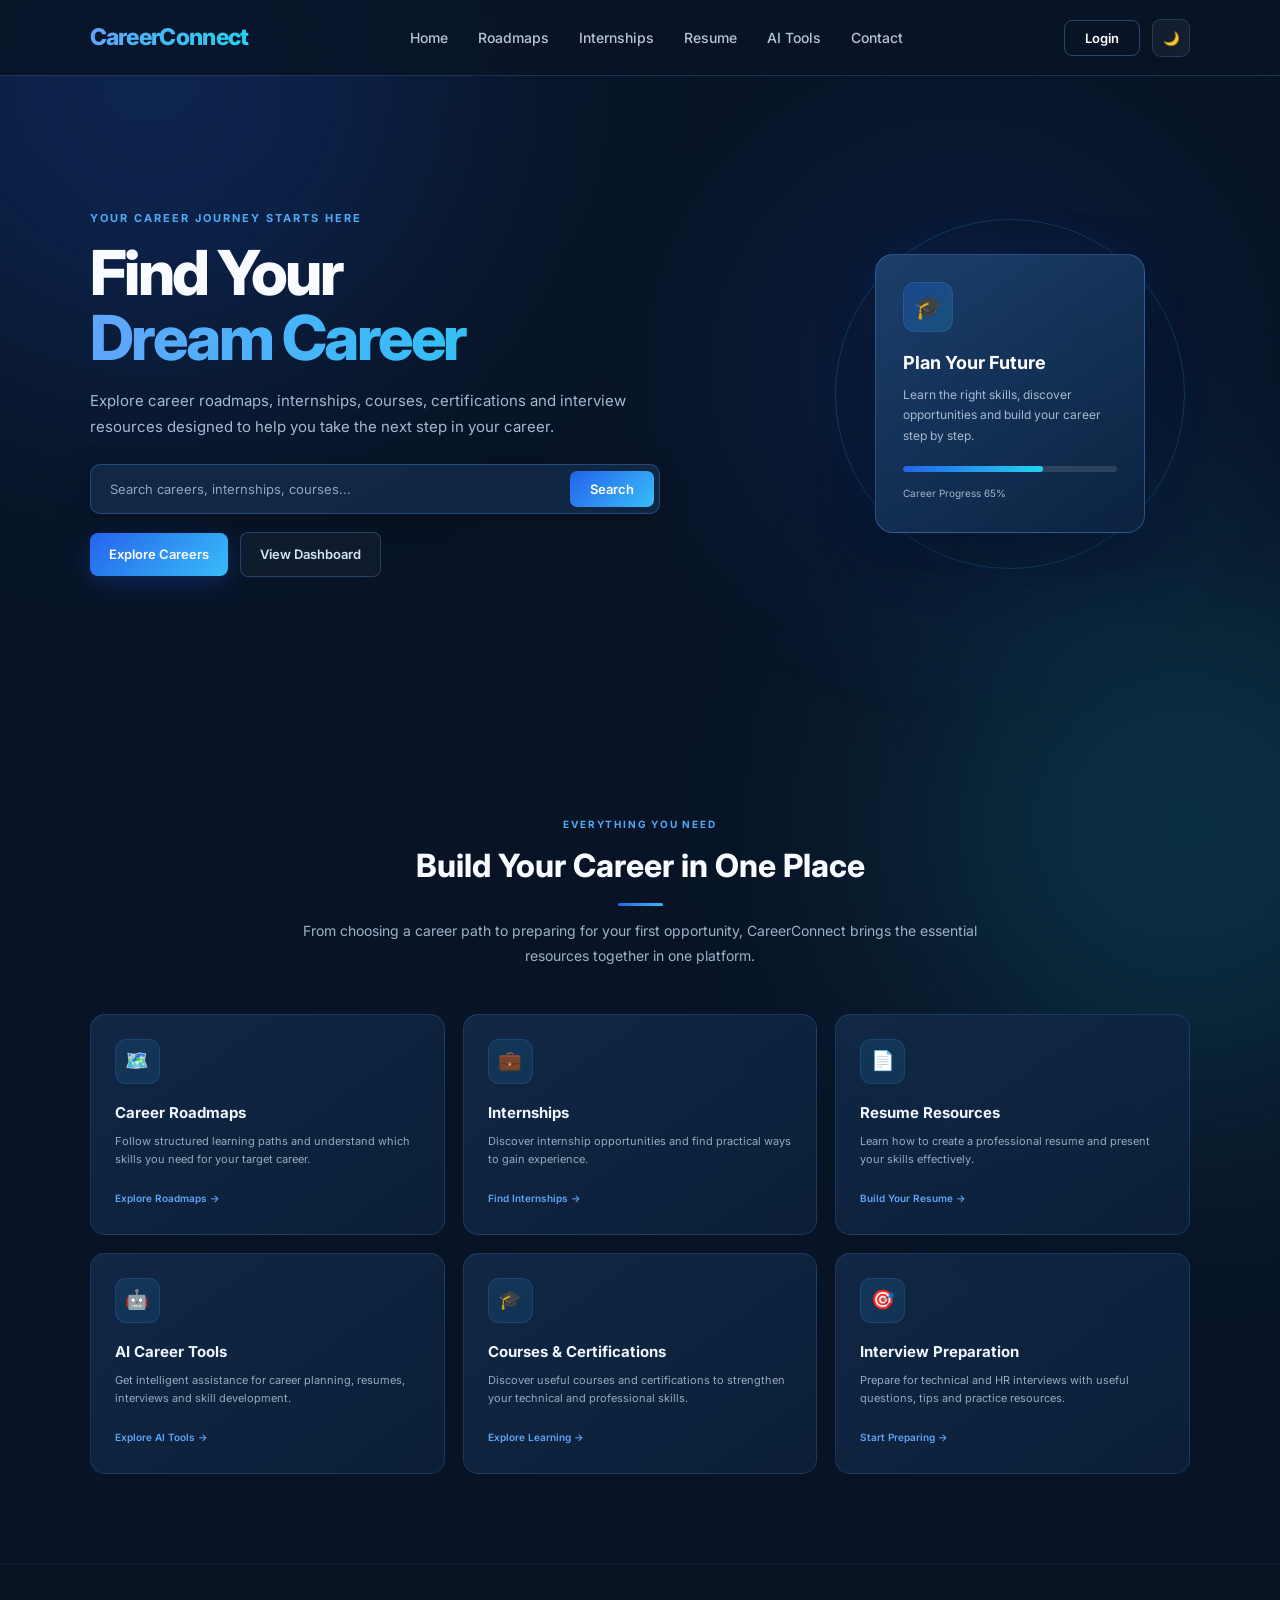
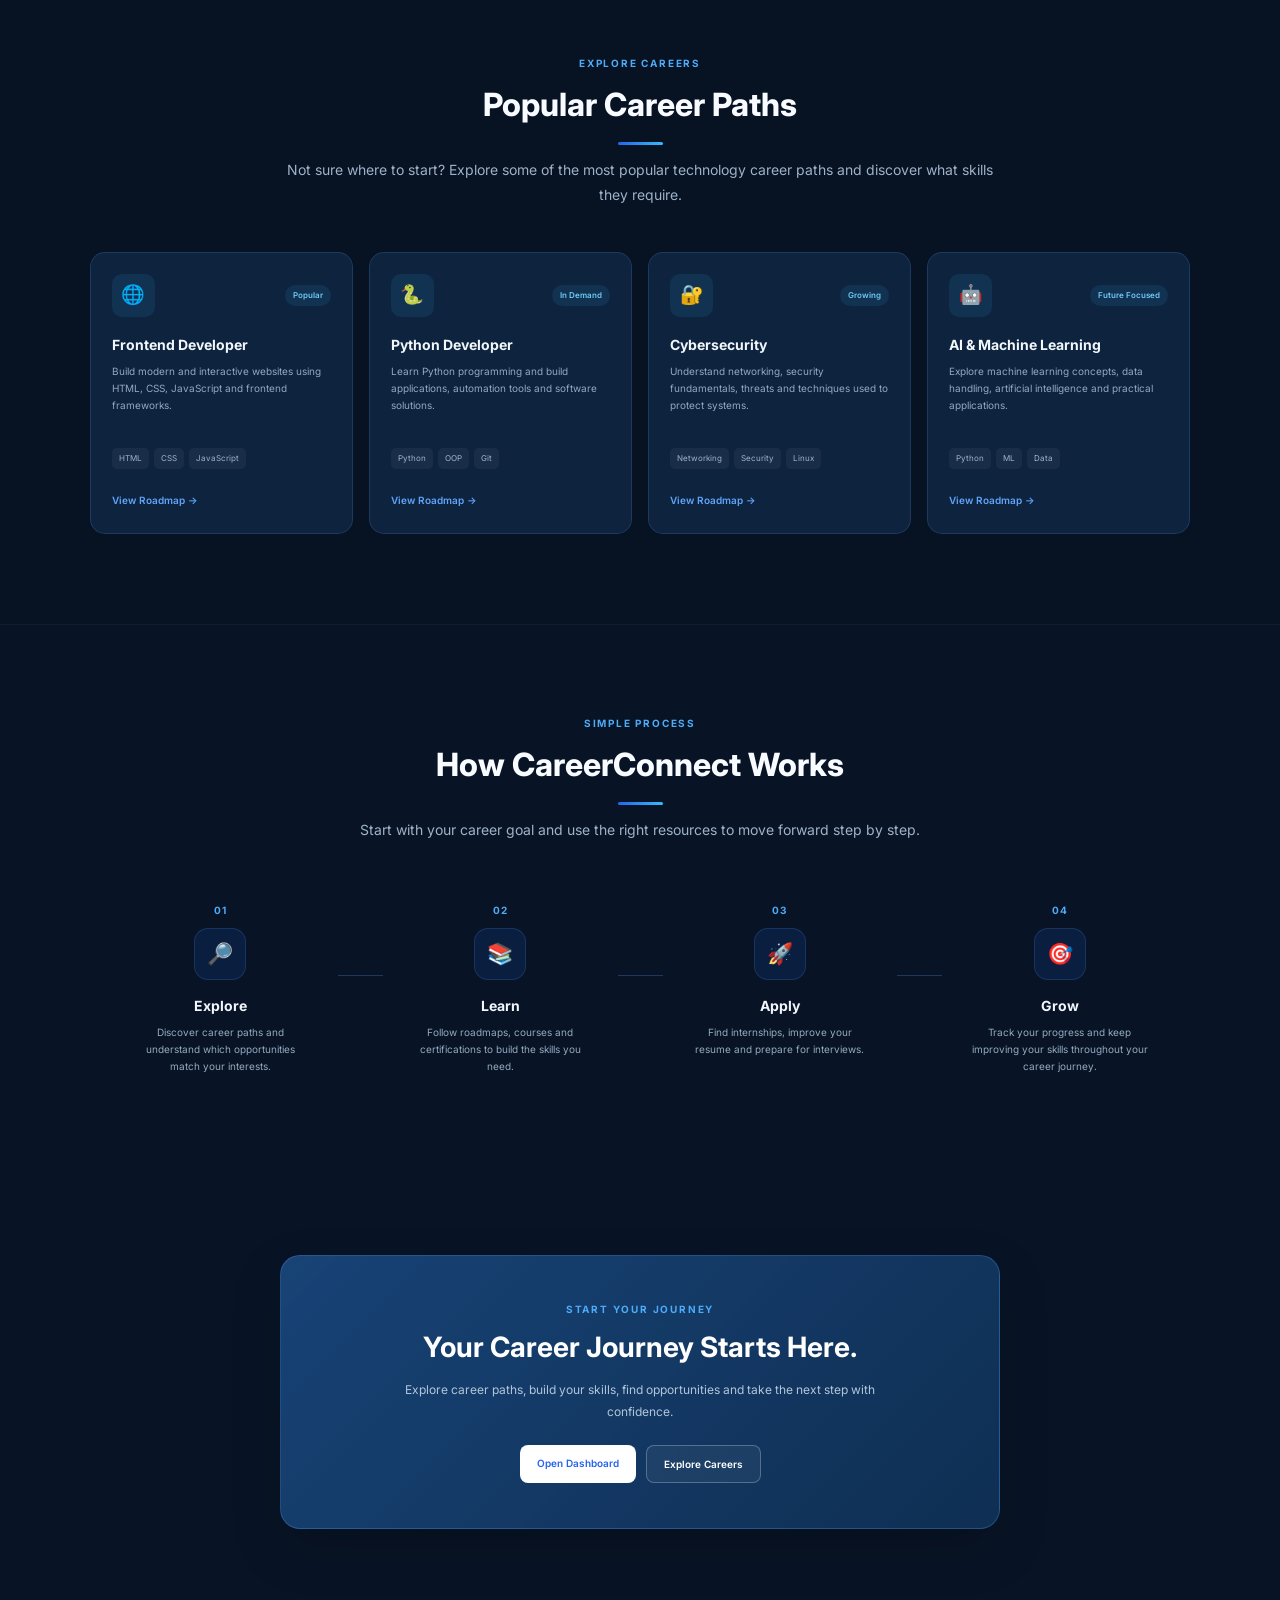
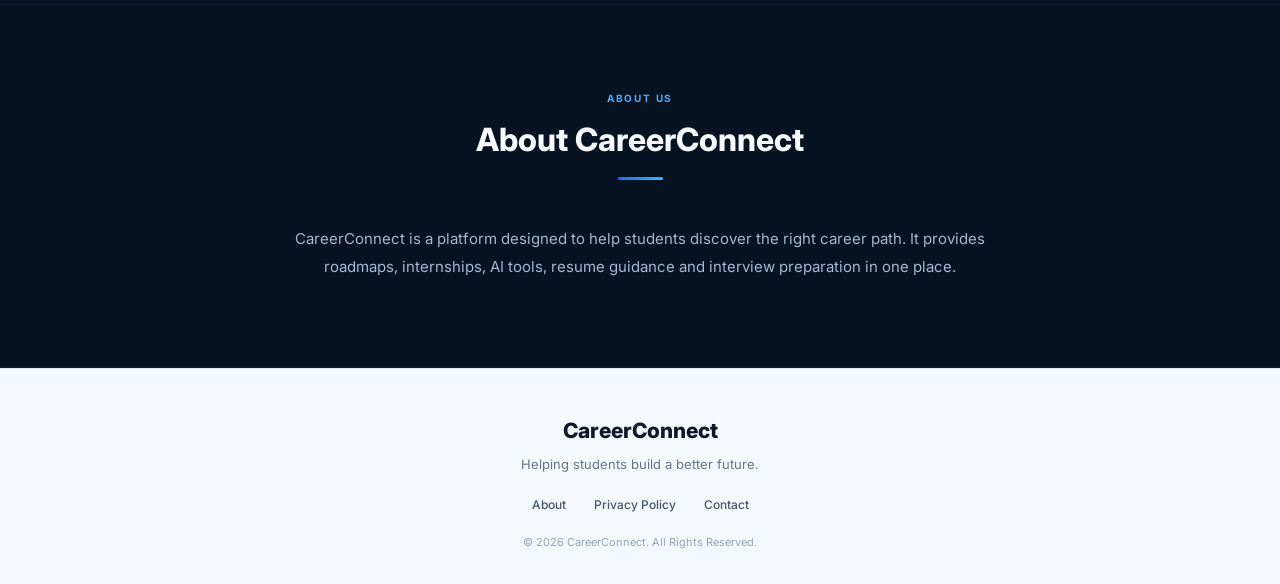
<file: index.html>
<!DOCTYPE html>
<html lang="en">

<head>
    <meta charset="UTF-8">
    <meta name="viewport" content="width=device-width, initial-scale=1.0">

    <title>CareerConnect | Build Your Dream Career</title>
    <link rel="stylesheet" href="style.css">
</head>

<body>
    <header>
        <nav class="navbar">

            <!-- Logo -->
            <div class="logo">
                <h2>CareerConnect</h2>
            </div>

            <!-- Navigation -->
            <ul class="menu">
                <li><a href="#">Home</a></li>
                <li><a href="roadmaps.html">Roadmaps</a></li>                <li><a href="#">Internships</a></li>
                <li><a href="#">Resume</a></li>
                <li><a href="#">AI Tools</a></li>
                <li><a href="#">Contact</a></li>
            </ul>

            <!-- Right Navigation -->
            <div class="right-nav">

                <button class="login-btn">
                    Login
                </button>

                <button id="theme-btn" aria-label="Toggle theme">
                    🌙
                </button>

            </div>

        </nav>
    </header>


    <!-- =========================
         HERO SECTION
    ========================== -->

    <main>

        <section class="hero">

            <!-- Hero Content -->
            <div class="hero-text">

                <p class="small-title">
                    YOUR CAREER JOURNEY STARTS HERE
                </p>

                <h1>
                    Find Your
                    <span>Dream Career</span>
                </h1>

                <p class="hero-description">
                    Explore career roadmaps, internships, courses,
                    certifications and interview resources designed
                    to help you take the next step in your career.
                </p>


                <!-- Search -->
                <div class="search-box">

                    <input
                        type="text"
                        placeholder="Search careers, internships, courses..."
                        aria-label="Search careers"
                    >

                    <button type="button">
                        Search
                    </button>

                </div>


                <!-- CTA Buttons -->
                <div class="buttons">

                    <a href="#" class="explore">
                        Explore Careers
                    </a>

                    <a href="dashboard.html" class="dashboard">
                        View Dashboard
                    </a>

                </div>

            </div>


            <!-- Hero Visual -->
            <div class="hero-right">

                <div class="circle circle-one"></div>
                <div class="circle circle-two"></div>

                <div class="career-card">

                    <div class="card-icon">
                        🎓
                    </div>

                    <h3>
                        Plan Your Future
                    </h3>

                    <p>
                        Learn the right skills, discover opportunities
                        and build your career step by step.
                    </p>

                    <div class="mini-progress">
                        <div></div>
                    </div>

                    <small>
                        Career Progress 65%
                    </small>

                </div>

            </div>

        </section>
        <!-- =========================
     CAREER RESOURCES
========================== -->

<section class="resources-section">

    <div class="section-heading">

        <p class="section-label">
            EVERYTHING YOU NEED
        </p>

        <h2>
            Build Your Career in One Place
        </h2>

        <p class="section-description">
            From choosing a career path to preparing for your
            first opportunity, CareerConnect brings the essential
            resources together in one platform.
        </p>

    </div>


    <div class="resources-grid">


        <div class="resource-card">

            <div class="resource-icon">
                🗺️
            </div>

            <h3>
                Career Roadmaps
            </h3>

            <p>
                Follow structured learning paths and understand
                which skills you need for your target career.
            </p>

            <a href="#">
                Explore Roadmaps →
            </a>

        </div>


        <div class="resource-card">

            <div class="resource-icon">
                💼
            </div>

            <h3>
                Internships
            </h3>

            <p>
                Discover internship opportunities and find
                practical ways to gain experience.
            </p>

            <a href="#">
                Find Internships →
            </a>

        </div>


        <div class="resource-card">

            <div class="resource-icon">
                📄
            </div>

            <h3>
                Resume Resources
            </h3>

            <p>
                Learn how to create a professional resume and
                present your skills effectively.
            </p>

            <a href="#">
                Build Your Resume →
            </a>

        </div>


        <div class="resource-card">

            <div class="resource-icon">
                🤖
            </div>

            <h3>
                AI Career Tools
            </h3>

            <p>
                Get intelligent assistance for career planning,
                resumes, interviews and skill development.
            </p>

            <a href="#">
                Explore AI Tools →
            </a>

        </div>


        <div class="resource-card">

            <div class="resource-icon">
                🎓
            </div>

            <h3>
                Courses & Certifications
            </h3>

            <p>
                Discover useful courses and certifications to
                strengthen your technical and professional skills.
            </p>

            <a href="#">
                Explore Learning →
            </a>

        </div>


        <div class="resource-card">

            <div class="resource-icon">
                🎯
            </div>

            <h3>
                Interview Preparation
            </h3>

            <p>
                Prepare for technical and HR interviews with
                useful questions, tips and practice resources.
            </p>

            <a href="#">
                Start Preparing →
            </a>

        </div>

    </div>

</section>


<!-- =========================
     POPULAR CAREER PATHS
========================== -->

<section class="career-section">

    <div class="section-heading">

        <p class="section-label">
            EXPLORE CAREERS
        </p>

        <h2>
            Popular Career Paths
        </h2>

        <p class="section-description">
            Not sure where to start? Explore some of the most
            popular technology career paths and discover what
            skills they require.
        </p>

    </div>


    <div class="career-grid">


        <div class="career-card-home">

            <div class="career-card-top">

                <div class="career-icon-home">
                    🌐
                </div>

                <span>
                    Popular
                </span>

            </div>

            <h3>
                Frontend Developer
            </h3>

            <p>
                Build modern and interactive websites using
                HTML, CSS, JavaScript and frontend frameworks.
            </p>

            <div class="career-skills">

                <span>HTML</span>
                <span>CSS</span>
                <span>JavaScript</span>

            </div>

            <a href="#">
                View Roadmap →
            </a>

        </div>


        <div class="career-card-home">

            <div class="career-card-top">

                <div class="career-icon-home">
                    🐍
                </div>

                <span>
                    In Demand
                </span>

            </div>

            <h3>
                Python Developer
            </h3>

            <p>
                Learn Python programming and build applications,
                automation tools and software solutions.
            </p>

            <div class="career-skills">

                <span>Python</span>
                <span>OOP</span>
                <span>Git</span>

            </div>

            <a href="#">
                View Roadmap →
            </a>

        </div>


        <div class="career-card-home">

            <div class="career-card-top">

                <div class="career-icon-home">
                    🔐
                </div>

                <span>
                    Growing
                </span>

            </div>

            <h3>
                Cybersecurity
            </h3>

            <p>
                Understand networking, security fundamentals,
                threats and techniques used to protect systems.
            </p>

            <div class="career-skills">

                <span>Networking</span>
                <span>Security</span>
                <span>Linux</span>

            </div>

            <a href="#">
                View Roadmap →
            </a>

        </div>


        <div class="career-card-home">

            <div class="career-card-top">

                <div class="career-icon-home">
                    🤖
                </div>

                <span>
                    Future Focused
                </span>

            </div>

            <h3>
                AI & Machine Learning
            </h3>

            <p>
                Explore machine learning concepts, data handling,
                artificial intelligence and practical applications.
            </p>

            <div class="career-skills">

                <span>Python</span>
                <span>ML</span>
                <span>Data</span>

            </div>

            <a href="#">
                View Roadmap →
            </a>

        </div>


    </div>

</section>


<!-- =========================
     HOW IT WORKS
========================== -->

<section class="how-section">

    <div class="section-heading">

        <p class="section-label">
            SIMPLE PROCESS
        </p>

        <h2>
            How CareerConnect Works
        </h2>

        <p class="section-description">
            Start with your career goal and use the right resources
            to move forward step by step.
        </p>

    </div>


    <div class="steps-container">


        <div class="step-card">

            <div class="step-number">
                01
            </div>

            <div class="step-icon">
                🔎
            </div>

            <h3>
                Explore
            </h3>

            <p>
                Discover career paths and understand which
                opportunities match your interests.
            </p>

        </div>


        <div class="step-line"></div>


        <div class="step-card">

            <div class="step-number">
                02
            </div>

            <div class="step-icon">
                📚
            </div>

            <h3>
                Learn
            </h3>

            <p>
                Follow roadmaps, courses and certifications
                to build the skills you need.
            </p>

        </div>


        <div class="step-line"></div>


        <div class="step-card">

            <div class="step-number">
                03
            </div>

            <div class="step-icon">
                🚀
            </div>

            <h3>
                Apply
            </h3>

            <p>
                Find internships, improve your resume and
                prepare for interviews.
            </p>

        </div>


        <div class="step-line"></div>


        <div class="step-card">

            <div class="step-number">
                04
            </div>

            <div class="step-icon">
                🎯
            </div>

            <h3>
                Grow
            </h3>

            <p>
                Track your progress and keep improving your
                skills throughout your career journey.
            </p>

        </div>

    </div>

</section>


<!-- =========================
     CAREERCONNECT CTA
========================== -->

<section class="home-cta">

    <div class="cta-content">

        <p class="section-label">
            START YOUR JOURNEY
        </p>

        <h2>
            Your Career Journey Starts Here.
        </h2>

        <p>
            Explore career paths, build your skills, find
            opportunities and take the next step with confidence.
        </p>

        <div class="cta-buttons">

            <a href="dashboard.html" class="cta-primary">
                Open Dashboard
            </a>

            <a href="#" class="cta-secondary">
                Explore Careers
            </a>

        </div>

    </div>

</section>


        <!-- =========================
             ABOUT SECTION
        ========================== -->

        <section class="about-section">

            <div class="section-heading">

                <p class="section-label">
                    ABOUT US
                </p>

                <h2>
                    About CareerConnect
                </h2>

            </div>

            <p class="about-text">
                CareerConnect is a platform designed to help students
                discover the right career path. It provides roadmaps,
                internships, AI tools, resume guidance and interview
                preparation in one place.
            </p>

        </section>

    </main>


    <!-- =========================
         FOOTER
    ========================== -->

    <footer>

        <div class="footer-content">

            <h3>
                CareerConnect
            </h3>

            <p>
                Helping students build a better future.
            </p>

            <div class="footer-links">

                <a href="#">
                    About
                </a>

                <a href="#">
                    Privacy Policy
                </a>

                <a href="#">
                    Contact
                </a>

            </div>

            <p class="copyright">
                © 2026 CareerConnect. All Rights Reserved.
            </p>

        </div>

    </footer>


    <!-- JavaScript -->
    <script src="js/script.js"></script>

</body>

</html>
</file>
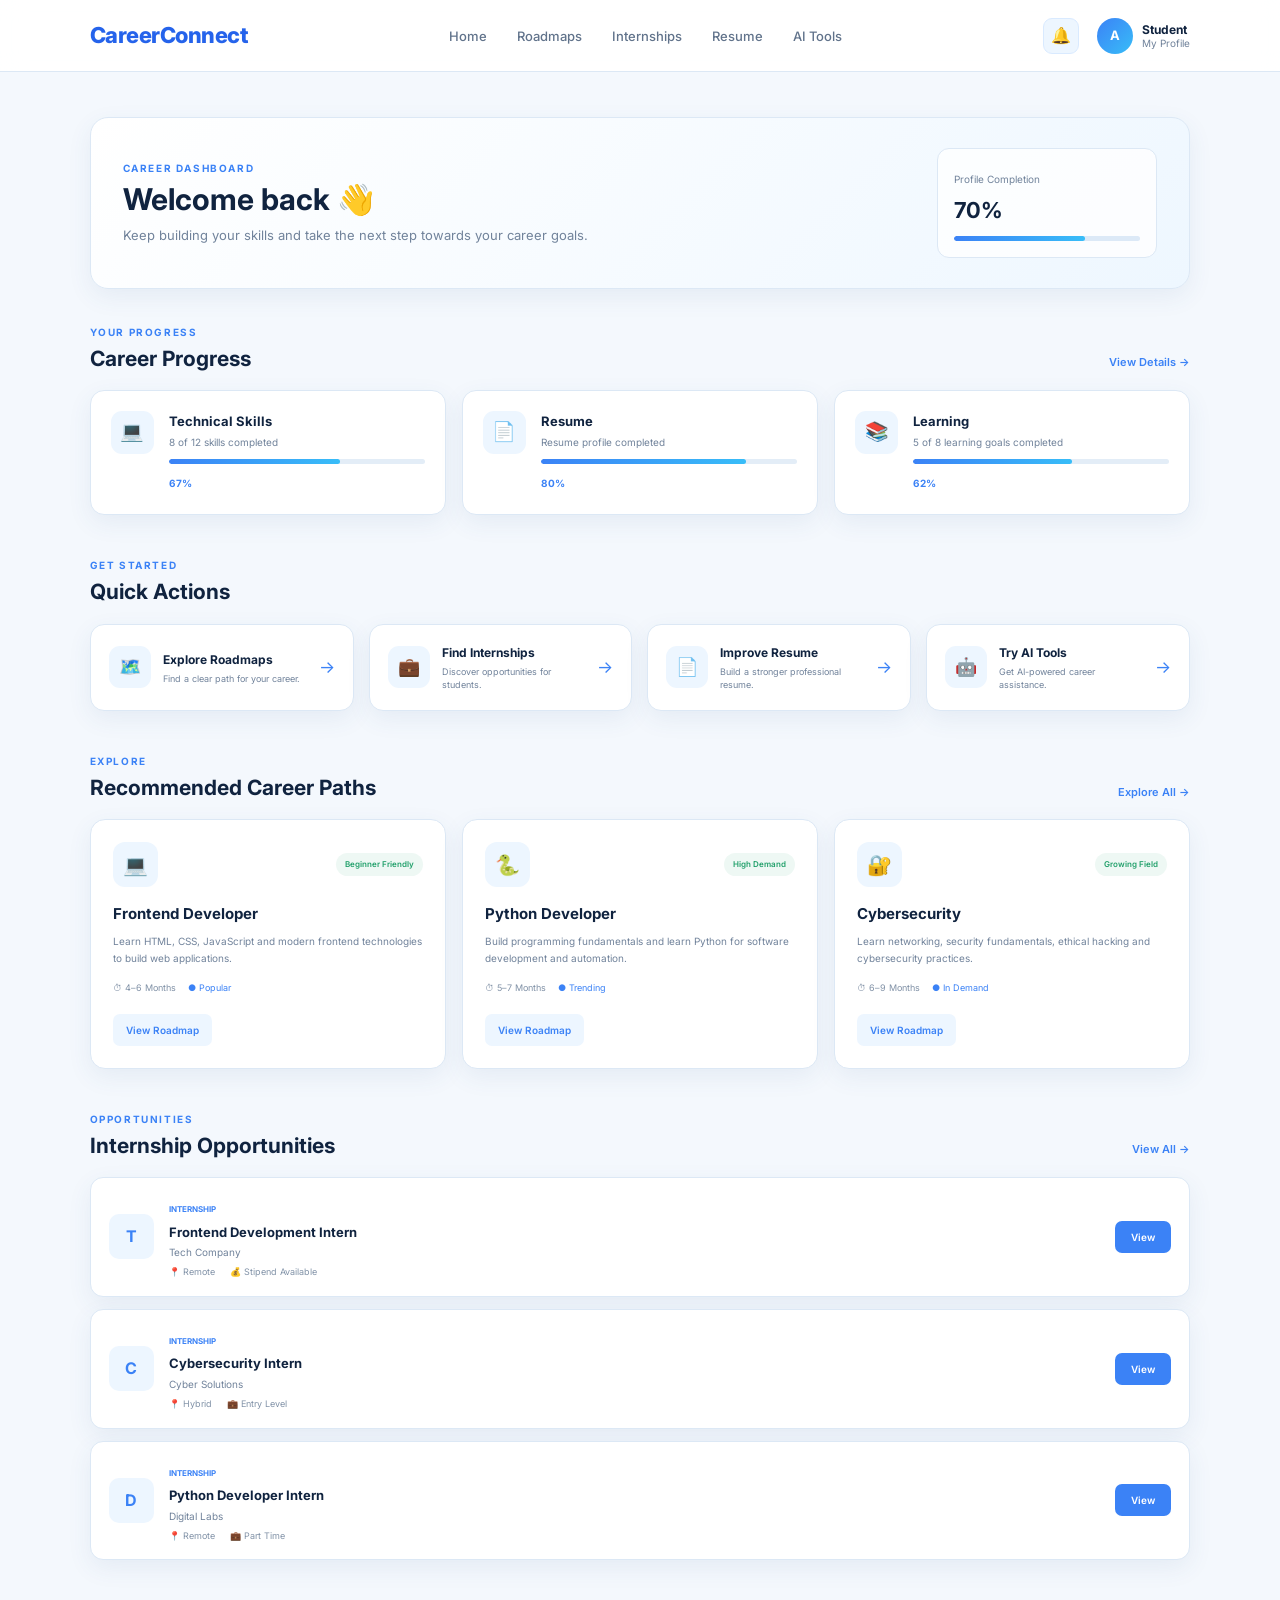
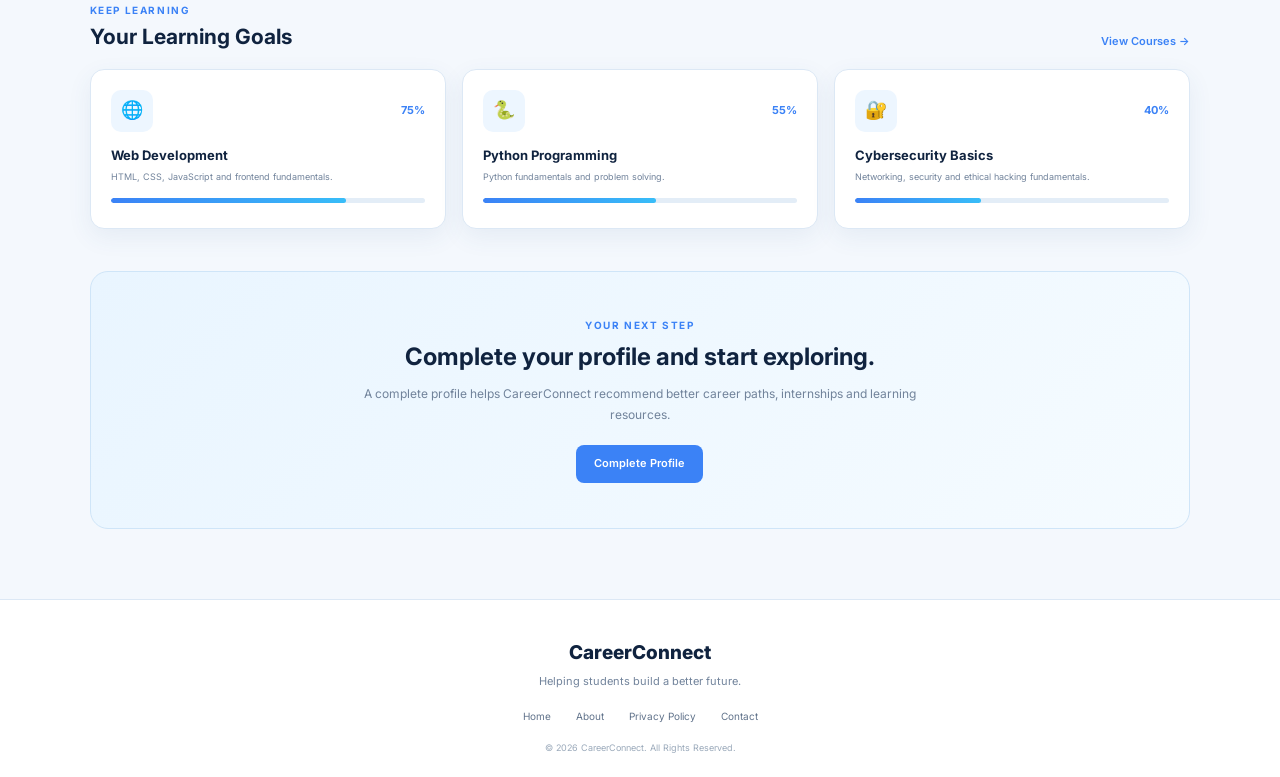
<file: dashboard.html>
<!DOCTYPE html>
<html lang="en">

<head>
    <meta charset="UTF-8">
    <meta name="viewport" content="width=device-width, initial-scale=1.0">

    <title>CareerConnect | Dashboard</title>

    <link rel="stylesheet" href="dashboard.css">
</head>

<body>

    <!-- =========================
         NAVBAR
    ========================== -->

    <header>

        <nav class="dashboard-navbar">

            <div class="logo">
                <a href="index.html">CareerConnect</a>
            </div>

            <ul class="nav-links">

                <li>
                    <a href="index.html">Home</a>
                </li>

                <li>
                    <a href="#">Roadmaps</a>
                </li>

                <li>
                    <a href="#">Internships</a>
                </li>

                <li>
                    <a href="#">Resume</a>
                </li>

                <li>
                    <a href="#">AI Tools</a>
                </li>

            </ul>

            <div class="profile-area">

                <div class="notification">
                    🔔
                </div>

                <div class="profile">

                    <div class="profile-avatar">
                        A
                    </div>

                    <div class="profile-info">
                        <strong>Student</strong>
                        <span>My Profile</span>
                    </div>

                </div>

            </div>

        </nav>

    </header>


    <!-- =========================
         MAIN DASHBOARD
    ========================== -->

    <main class="dashboard-container">


        <!-- =========================
             WELCOME SECTION
        ========================== -->

        <section class="welcome-section">

            <div>

                <p class="section-label">
                    CAREER DASHBOARD
                </p>

                <h1>
                    Welcome back 👋
                </h1>

                <p class="welcome-text">
                    Keep building your skills and take the next
                    step towards your career goals.
                </p>

            </div>

            <div class="profile-completion">

                <span>Profile Completion</span>

                <strong>70%</strong>

                <div class="completion-bar">
                    <div></div>
                </div>

            </div>

        </section>


        <!-- =========================
             CAREER PROGRESS
        ========================== -->

        <section class="progress-section">

            <div class="section-heading">

                <div>
                    <p class="section-label">
                        YOUR PROGRESS
                    </p>

                    <h2>
                        Career Progress
                    </h2>
                </div>

                <a href="#" class="view-link">
                    View Details →
                </a>

            </div>


            <div class="progress-grid">


                <!-- Skills -->

                <div class="progress-card">

                    <div class="progress-icon">
                        💻
                    </div>

                    <div class="progress-content">

                        <h3>
                            Technical Skills
                        </h3>

                        <p>
                            8 of 12 skills completed
                        </p>

                        <div class="progress-bar">
                            <div class="skills-progress"></div>
                        </div>

                        <span>
                            67%
                        </span>

                    </div>

                </div>


                <!-- Resume -->

                <div class="progress-card">

                    <div class="progress-icon">
                        📄
                    </div>

                    <div class="progress-content">

                        <h3>
                            Resume
                        </h3>

                        <p>
                            Resume profile completed
                        </p>

                        <div class="progress-bar">
                            <div class="resume-progress"></div>
                        </div>

                        <span>
                            80%
                        </span>

                    </div>

                </div>


                <!-- Learning -->

                <div class="progress-card">

                    <div class="progress-icon">
                        📚
                    </div>

                    <div class="progress-content">

                        <h3>
                            Learning
                        </h3>

                        <p>
                            5 of 8 learning goals completed
                        </p>

                        <div class="progress-bar">
                            <div class="learning-progress"></div>
                        </div>

                        <span>
                            62%
                        </span>

                    </div>

                </div>


            </div>

        </section>


        <!-- =========================
             QUICK ACTIONS
        ========================== -->

        <section class="quick-section">

            <div class="section-heading">

                <div>

                    <p class="section-label">
                        GET STARTED
                    </p>

                    <h2>
                        Quick Actions
                    </h2>

                </div>

            </div>


            <div class="quick-grid">

                <a href="#" class="quick-card">

                    <div class="quick-icon">
                        🗺️
                    </div>

                    <div>
                        <h3>
                            Explore Roadmaps
                        </h3>

                        <p>
                            Find a clear path for your career.
                        </p>
                    </div>

                    <span class="arrow">
                        →
                    </span>

                </a>


                <a href="#" class="quick-card">

                    <div class="quick-icon">
                        💼
                    </div>

                    <div>
                        <h3>
                            Find Internships
                        </h3>

                        <p>
                            Discover opportunities for students.
                        </p>
                    </div>

                    <span class="arrow">
                        →
                    </span>

                </a>


                <a href="#" class="quick-card">

                    <div class="quick-icon">
                        📄
                    </div>

                    <div>
                        <h3>
                            Improve Resume
                        </h3>

                        <p>
                            Build a stronger professional resume.
                        </p>
                    </div>

                    <span class="arrow">
                        →
                    </span>

                </a>


                <a href="#" class="quick-card">

                    <div class="quick-icon">
                        🤖
                    </div>

                    <div>
                        <h3>
                            Try AI Tools
                        </h3>

                        <p>
                            Get AI-powered career assistance.
                        </p>
                    </div>

                    <span class="arrow">
                        →
                    </span>

                </a>

            </div>

        </section>


        <!-- =========================
             CAREER RECOMMENDATIONS
        ========================== -->

        <section class="career-section">

            <div class="section-heading">

                <div>

                    <p class="section-label">
                        EXPLORE
                    </p>

                    <h2>
                        Recommended Career Paths
                    </h2>

                </div>

                <a href="#" class="view-link">
                    Explore All →
                </a>

            </div>


            <div class="career-grid">


                <div class="career-path-card">

                    <div class="career-top">

                        <div class="career-icon">
                            💻
                        </div>

                        <span class="level">
                            Beginner Friendly
                        </span>

                    </div>

                    <h3>
                        Frontend Developer
                    </h3>

                    <p>
                        Learn HTML, CSS, JavaScript and modern
                        frontend technologies to build web applications.
                    </p>

                    <div class="career-meta">

                        <span>
                            ⏱ 4–6 Months
                        </span>

                        <span>
                            ● Popular
                        </span>

                    </div>

                    <a href="#" class="career-button">
                        View Roadmap
                    </a>

                </div>


                <div class="career-path-card">

                    <div class="career-top">

                        <div class="career-icon">
                            🐍
                        </div>

                        <span class="level">
                            High Demand
                        </span>

                    </div>

                    <h3>
                        Python Developer
                    </h3>

                    <p>
                        Build programming fundamentals and learn
                        Python for software development and automation.
                    </p>

                    <div class="career-meta">

                        <span>
                            ⏱ 5–7 Months
                        </span>

                        <span>
                            ● Trending
                        </span>

                    </div>

                    <a href="#" class="career-button">
                        View Roadmap
                    </a>

                </div>


                <div class="career-path-card">

                    <div class="career-top">

                        <div class="career-icon">
                            🔐
                        </div>

                        <span class="level">
                            Growing Field
                        </span>

                    </div>

                    <h3>
                        Cybersecurity
                    </h3>

                    <p>
                        Learn networking, security fundamentals,
                        ethical hacking and cybersecurity practices.
                    </p>

                    <div class="career-meta">

                        <span>
                            ⏱ 6–9 Months
                        </span>

                        <span>
                            ● In Demand
                        </span>

                    </div>

                    <a href="#" class="career-button">
                        View Roadmap
                    </a>

                </div>


            </div>

        </section>


        <!-- =========================
             INTERNSHIP SECTION
        ========================== -->

        <section class="internship-section">

            <div class="section-heading">

                <div>

                    <p class="section-label">
                        OPPORTUNITIES
                    </p>

                    <h2>
                        Internship Opportunities
                    </h2>

                </div>

                <a href="#" class="view-link">
                    View All →
                </a>

            </div>


            <div class="internship-grid">


                <div class="internship-card">

                    <div class="company-logo">
                        T
                    </div>

                    <div class="internship-info">

                        <span class="job-type">
                            Internship
                        </span>

                        <h3>
                            Frontend Development Intern
                        </h3>

                        <p>
                            Tech Company
                        </p>

                        <div class="job-details">

                            <span>
                                📍 Remote
                            </span>

                            <span>
                                💰 Stipend Available
                            </span>

                        </div>

                    </div>

                    <a href="#" class="apply-button">
                        View
                    </a>

                </div>


                <div class="internship-card">

                    <div class="company-logo">
                        C
                    </div>

                    <div class="internship-info">

                        <span class="job-type">
                            Internship
                        </span>

                        <h3>
                            Cybersecurity Intern
                        </h3>

                        <p>
                            Cyber Solutions
                        </p>

                        <div class="job-details">

                            <span>
                                📍 Hybrid
                            </span>

                            <span>
                                💼 Entry Level
                            </span>

                        </div>

                    </div>

                    <a href="#" class="apply-button">
                        View
                    </a>

                </div>


                <div class="internship-card">

                    <div class="company-logo">
                        D
                    </div>

                    <div class="internship-info">

                        <span class="job-type">
                            Internship
                        </span>

                        <h3>
                            Python Developer Intern
                        </h3>

                        <p>
                            Digital Labs
                        </p>

                        <div class="job-details">

                            <span>
                                📍 Remote
                            </span>

                            <span>
                                💼 Part Time
                            </span>

                        </div>

                    </div>

                    <a href="#" class="apply-button">
                        View
                    </a>

                </div>


            </div>

        </section>


        <!-- =========================
             LEARNING SECTION
        ========================== -->

        <section class="learning-section">

            <div class="section-heading">

                <div>

                    <p class="section-label">
                        KEEP LEARNING
                    </p>

                    <h2>
                        Your Learning Goals
                    </h2>

                </div>

                <a href="#" class="view-link">
                    View Courses →
                </a>

            </div>


            <div class="learning-grid">


                <div class="learning-card">

                    <div class="learning-header">

                        <div class="learning-icon">
                            🌐
                        </div>

                        <span>
                            75%
                        </span>

                    </div>

                    <h3>
                        Web Development
                    </h3>

                    <p>
                        HTML, CSS, JavaScript and frontend fundamentals.
                    </p>

                    <div class="progress-bar">
                        <div class="web-progress"></div>
                    </div>

                </div>


                <div class="learning-card">

                    <div class="learning-header">

                        <div class="learning-icon">
                            🐍
                        </div>

                        <span>
                            55%
                        </span>

                    </div>

                    <h3>
                        Python Programming
                    </h3>

                    <p>
                        Python fundamentals and problem solving.
                    </p>

                    <div class="progress-bar">
                        <div class="python-progress"></div>
                    </div>

                </div>


                <div class="learning-card">

                    <div class="learning-header">

                        <div class="learning-icon">
                            🔐
                        </div>

                        <span>
                            40%
                        </span>

                    </div>

                    <h3>
                        Cybersecurity Basics
                    </h3>

                    <p>
                        Networking, security and ethical hacking fundamentals.
                    </p>

                    <div class="progress-bar">
                        <div class="security-progress"></div>
                    </div>

                </div>


            </div>

        </section>


        <!-- =========================
             NEXT STEP
        ========================== -->

        <section class="next-step">

            <div class="next-step-content">

                <p class="section-label">
                    YOUR NEXT STEP
                </p>

                <h2>
                    Complete your profile and start exploring.
                </h2>

                <p>
                    A complete profile helps CareerConnect recommend
                    better career paths, internships and learning resources.
                </p>

                <a href="#" class="primary-button">
                    Complete Profile
                </a>

            </div>

        </section>


    </main>


    <!-- =========================
         FOOTER
    ========================== -->

    <footer>

        <div class="footer-content">

            <h3>
                CareerConnect
            </h3>

            <p>
                Helping students build a better future.
            </p>

            <div class="footer-links">

                <a href="index.html">
                    Home
                </a>

                <a href="#">
                    About
                </a>

                <a href="#">
                    Privacy Policy
                </a>

                <a href="#">
                    Contact
                </a>

            </div>

            <p class="copyright">
                © 2026 CareerConnect. All Rights Reserved.
            </p>

        </div>

    </footer>
    <script src="js/script.js"></script>

</body>

</html>
</file>
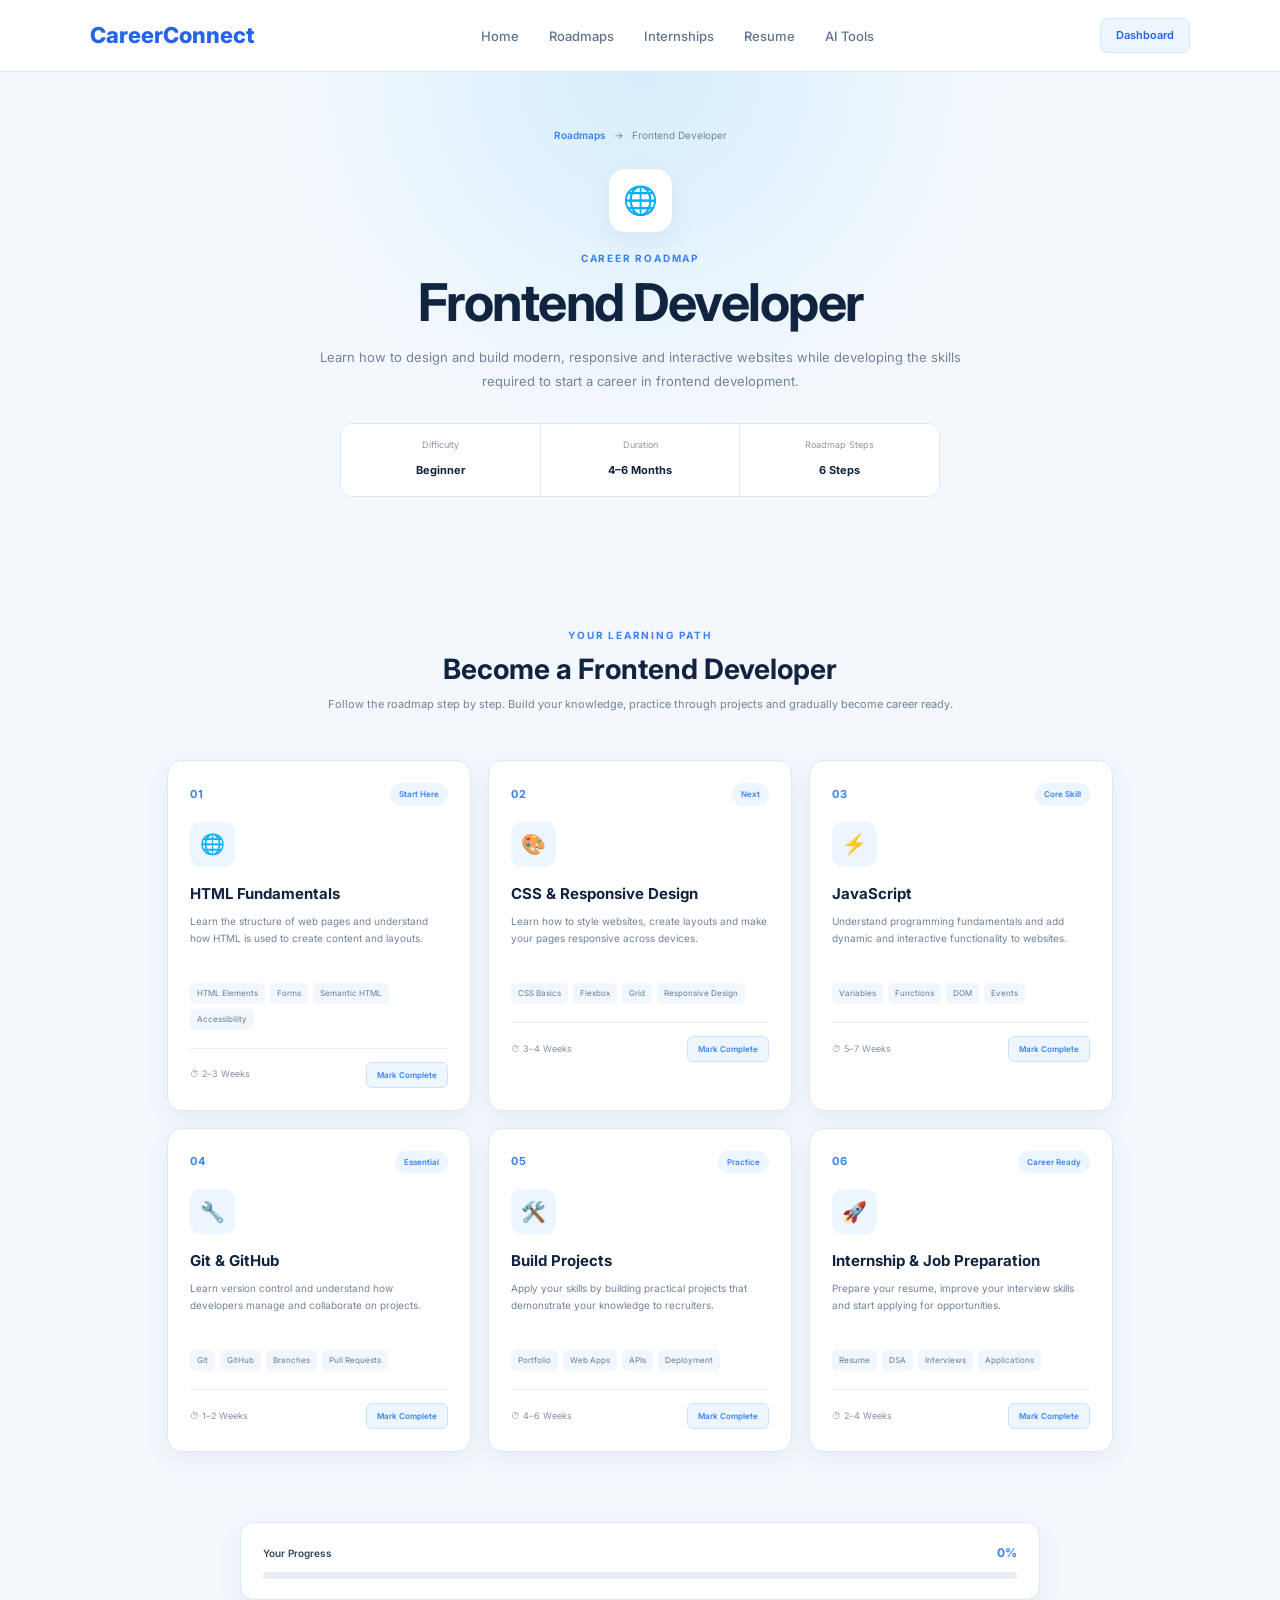
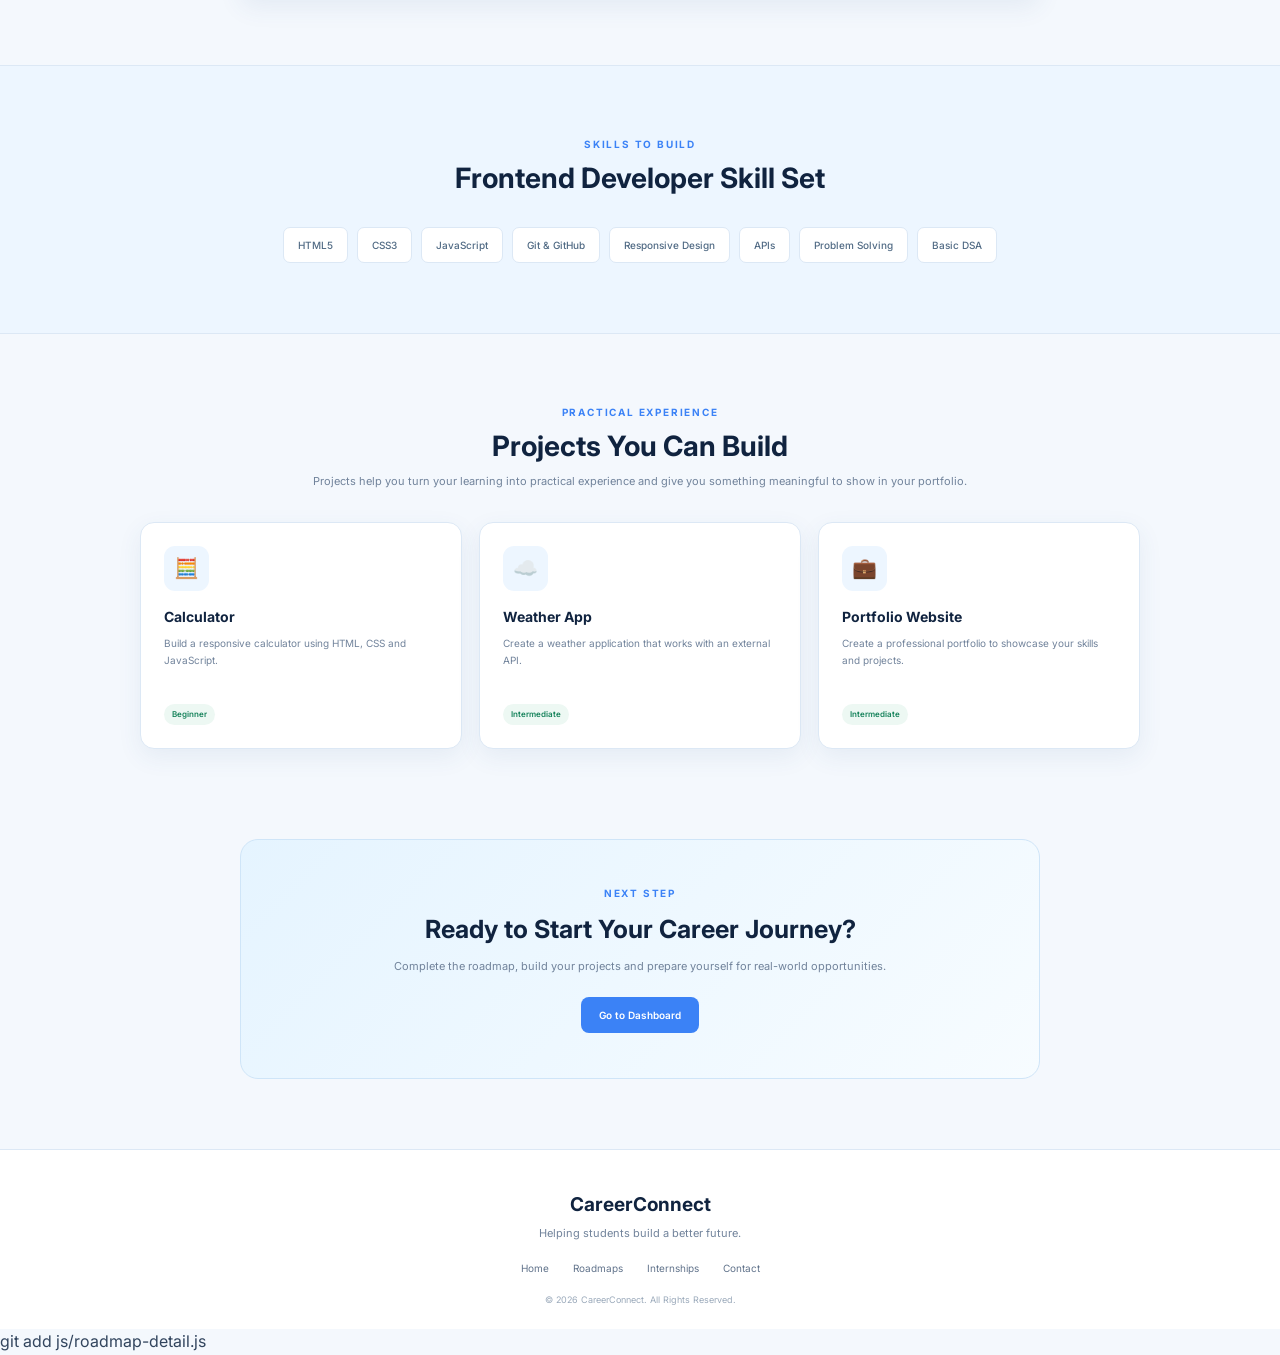
<file: roadmap-detail.html>
<!DOCTYPE html>
<html lang="en">

<head>

    <meta charset="UTF-8">

    <meta
        name="viewport"
        content="width=device-width, initial-scale=1.0"
    >

    <title>
        CareerConnect | Frontend Developer Roadmap
    </title>

    <link
        rel="stylesheet"
        href="roadmap-detail.css"
    >

</head>

<body>

    <header>

        <nav class="detail-navbar">

            <div class="logo">

                <a href="index.html">
                    CareerConnect
                </a>

            </div>

            <ul class="nav-links">

                <li>
                    <a href="index.html">
                        Home
                    </a>
                </li>

                <li>
                    <a href="roadmaps.html">
                        Roadmaps
                    </a>
                </li>

                <li>
                    <a href="#">
                        Internships
                    </a>
                </li>

                <li>
                    <a href="#">
                        Resume
                    </a>
                </li>

                <li>
                    <a href="#">
                        AI Tools
                    </a>
                </li>

            </ul>

            <a
                href="dashboard.html"
                class="dashboard-link"
            >
                Dashboard
            </a>

        </nav>

    </header>

    <main>
        <section class="detail-hero">

    <div class="breadcrumb">

        <a href="roadmaps.html">
            Roadmaps
        </a>

        <span>→</span>

        <span>
            Frontend Developer
        </span>

    </div>

    <div class="hero-icon">
        🌐
    </div>

    <p class="section-label">
        CAREER ROADMAP
    </p>

    <h1>
        Frontend Developer
    </h1>

    <p class="hero-description">
        Learn how to design and build modern, responsive
        and interactive websites while developing the skills
        required to start a career in frontend development.
    </p>

    <div class="career-meta">

        <div>

            <span>
                Difficulty
            </span>

            <strong>
                Beginner
            </strong>

        </div>

        <div>

            <span>
                Duration
            </span>

            <strong>
                4–6 Months
            </strong>

        </div>

        <div>

            <span>
                Roadmap Steps
            </span>

            <strong>
                6 Steps
            </strong>

        </div>

    </div>

</section>


<section class="overview-section">

    <div class="section-heading">

        <p class="section-label">
            YOUR LEARNING PATH
        </p>

        <h2>
            Become a Frontend Developer
        </h2>

        <p>
            Follow the roadmap step by step. Build your
            knowledge, practice through projects and
            gradually become career ready.
        </p>

    </div>
<section class="roadmap-steps-section">

    <div class="roadmap-detail-grid">

        <article class="learning-card">

            <div class="step-header">

                <div class="step-number">
                    01
                </div>

                <span class="step-status">
                    Start Here
                </span>

            </div>

            <div class="learning-icon">
                🌐
            </div>

            <h3>
                HTML Fundamentals
            </h3>

            <p>
                Learn the structure of web pages and understand
                how HTML is used to create content and layouts.
            </p>

            <div class="topic-list">

                <span>HTML Elements</span>
                <span>Forms</span>
                <span>Semantic HTML</span>
                <span>Accessibility</span>

            </div>

            <div class="step-footer">

                <span>
                    ⏱ 2–3 Weeks
                </span>

                <button
                    class="complete-btn"
                    data-step="1">
                    Mark Complete
                </button>

            </div>

        </article>


        <article class="learning-card">

            <div class="step-header">

                <div class="step-number">
                    02
                </div>

                <span class="step-status">
                    Next
                </span>

            </div>

            <div class="learning-icon">
                🎨
            </div>

            <h3>
                CSS & Responsive Design
            </h3>

            <p>
                Learn how to style websites, create layouts
                and make your pages responsive across devices.
            </p>

            <div class="topic-list">

                <span>CSS Basics</span>
                <span>Flexbox</span>
                <span>Grid</span>
                <span>Responsive Design</span>

            </div>

            <div class="step-footer">

                <span>
                    ⏱ 3–4 Weeks
                </span>

                <button
                    class="complete-btn"
                    data-step="2">
                    Mark Complete
                </button>

            </div>

        </article>


        <article class="learning-card">

            <div class="step-header">

                <div class="step-number">
                    03
                </div>

                <span class="step-status">
                    Core Skill
                </span>

            </div>

            <div class="learning-icon">
                ⚡
            </div>

            <h3>
                JavaScript
            </h3>

            <p>
                Understand programming fundamentals and add
                dynamic and interactive functionality to websites.
            </p>

            <div class="topic-list">

                <span>Variables</span>
                <span>Functions</span>
                <span>DOM</span>
                <span>Events</span>

            </div>

            <div class="step-footer">

                <span>
                    ⏱ 5–7 Weeks
                </span>

                <button
                    class="complete-btn"
                    data-step="3">
                    Mark Complete
                </button>

            </div>

        </article>


        <article class="learning-card">

            <div class="step-header">

                <div class="step-number">
                    04
                </div>

                <span class="step-status">
                    Essential
                </span>

            </div>

            <div class="learning-icon">
                🔧
            </div>

            <h3>
                Git & GitHub
            </h3>

            <p>
                Learn version control and understand how
                developers manage and collaborate on projects.
            </p>

            <div class="topic-list">

                <span>Git</span>
                <span>GitHub</span>
                <span>Branches</span>
                <span>Pull Requests</span>

            </div>

            <div class="step-footer">

                <span>
                    ⏱ 1–2 Weeks
                </span>

                <button
                    class="complete-btn"
                    data-step="4">
                    Mark Complete
                </button>

            </div>

        </article>


        <article class="learning-card">

            <div class="step-header">

                <div class="step-number">
                    05
                </div>

                <span class="step-status">
                    Practice
                </span>

            </div>

            <div class="learning-icon">
                🛠️
            </div>

            <h3>
                Build Projects
            </h3>

            <p>
                Apply your skills by building practical projects
                that demonstrate your knowledge to recruiters.
            </p>

            <div class="topic-list">

                <span>Portfolio</span>
                <span>Web Apps</span>
                <span>APIs</span>
                <span>Deployment</span>

            </div>

            <div class="step-footer">

                <span>
                    ⏱ 4–6 Weeks
                </span>

                <button
                    class="complete-btn"
                    data-step="5">
                    Mark Complete
                </button>

            </div>

        </article>


        <article class="learning-card">

            <div class="step-header">

                <div class="step-number">
                    06
                </div>

                <span class="step-status">
                    Career Ready
                </span>

            </div>

            <div class="learning-icon">
                🚀
            </div>

            <h3>
                Internship & Job Preparation
            </h3>

            <p>
                Prepare your resume, improve your interview
                skills and start applying for opportunities.
            </p>

            <div class="topic-list">

                <span>Resume</span>
                <span>DSA</span>
                <span>Interviews</span>
                <span>Applications</span>

            </div>

            <div class="step-footer">

                <span>
                    ⏱ 2–4 Weeks
                </span>

                <button
                    class="complete-btn"
                    data-step="6">
                    Mark Complete
                </button>

            </div>

        </article>

    </div>

</section>    

    <div class="progress-box">

        <div class="progress-info">

            <div>

                <span>
                    Your Progress
                </span>

                <strong id="progress-percent">
                    0%
                </strong>

            </div>

        </div>

        <div class="progress-bar">

            <div
                class="progress-fill"
                id="progress-fill">
            </div>

        </div>

    </div>

</section>

<section class="skills-section">

    <div class="section-heading">

        <p class="section-label">
            SKILLS TO BUILD
        </p>

        <h2>
            Frontend Developer Skill Set
        </h2>

    </div>

    <div class="skills-container">

        <div class="skill-item">
            HTML5
        </div>

        <div class="skill-item">
            CSS3
        </div>

        <div class="skill-item">
            JavaScript
        </div>

        <div class="skill-item">
            Git & GitHub
        </div>

        <div class="skill-item">
            Responsive Design
        </div>

        <div class="skill-item">
            APIs
        </div>

        <div class="skill-item">
            Problem Solving
        </div>

        <div class="skill-item">
            Basic DSA
        </div>

    </div>

</section>


<section class="projects-section">

    <div class="section-heading">

        <p class="section-label">
            PRACTICAL EXPERIENCE
        </p>

        <h2>
            Projects You Can Build
        </h2>

        <p>
            Projects help you turn your learning into practical
            experience and give you something meaningful to show
            in your portfolio.
        </p>

    </div>

    <div class="project-grid">

        <div class="project-card">

            <div class="project-icon">
                🧮
            </div>

            <h3>
                Calculator
            </h3>

            <p>
                Build a responsive calculator using HTML,
                CSS and JavaScript.
            </p>

            <span>
                Beginner
            </span>

        </div>


        <div class="project-card">

            <div class="project-icon">
                ☁️
            </div>

            <h3>
                Weather App
            </h3>

            <p>
                Create a weather application that works
                with an external API.
            </p>

            <span>
                Intermediate
            </span>

        </div>


        <div class="project-card">

            <div class="project-icon">
                💼
            </div>

            <h3>
                Portfolio Website
            </h3>

            <p>
                Create a professional portfolio to showcase
                your skills and projects.
            </p>

            <span>
                Intermediate
            </span>

        </div>

    </div>

</section>

<section class="career-ready">

    <div>

        <p class="section-label">
            NEXT STEP
        </p>

        <h2>
            Ready to Start Your Career Journey?
        </h2>

        <p>
            Complete the roadmap, build your projects and
            prepare yourself for real-world opportunities.
        </p>

        <a href="dashboard.html">
            Go to Dashboard
        </a>

    </div>

</section>

    </main>

    <footer>

    <div class="footer-content">

        <h3>
            CareerConnect
        </h3>

        <p>
            Helping students build a better future.
        </p>

        <div class="footer-links">

            <a href="index.html">
                Home
            </a>

            <a href="roadmaps.html">
                Roadmaps
            </a>

            <a href="#">
                Internships
            </a>

            <a href="#">
                Contact
            </a>

        </div>

        <p class="copyright">
            © 2026 CareerConnect. All Rights Reserved.
        </p>

    </div>

</footer>

<script src="js/roadmap-detail.js"></script>

</body>

</html> git add js/roadmap-detail.js
</file>
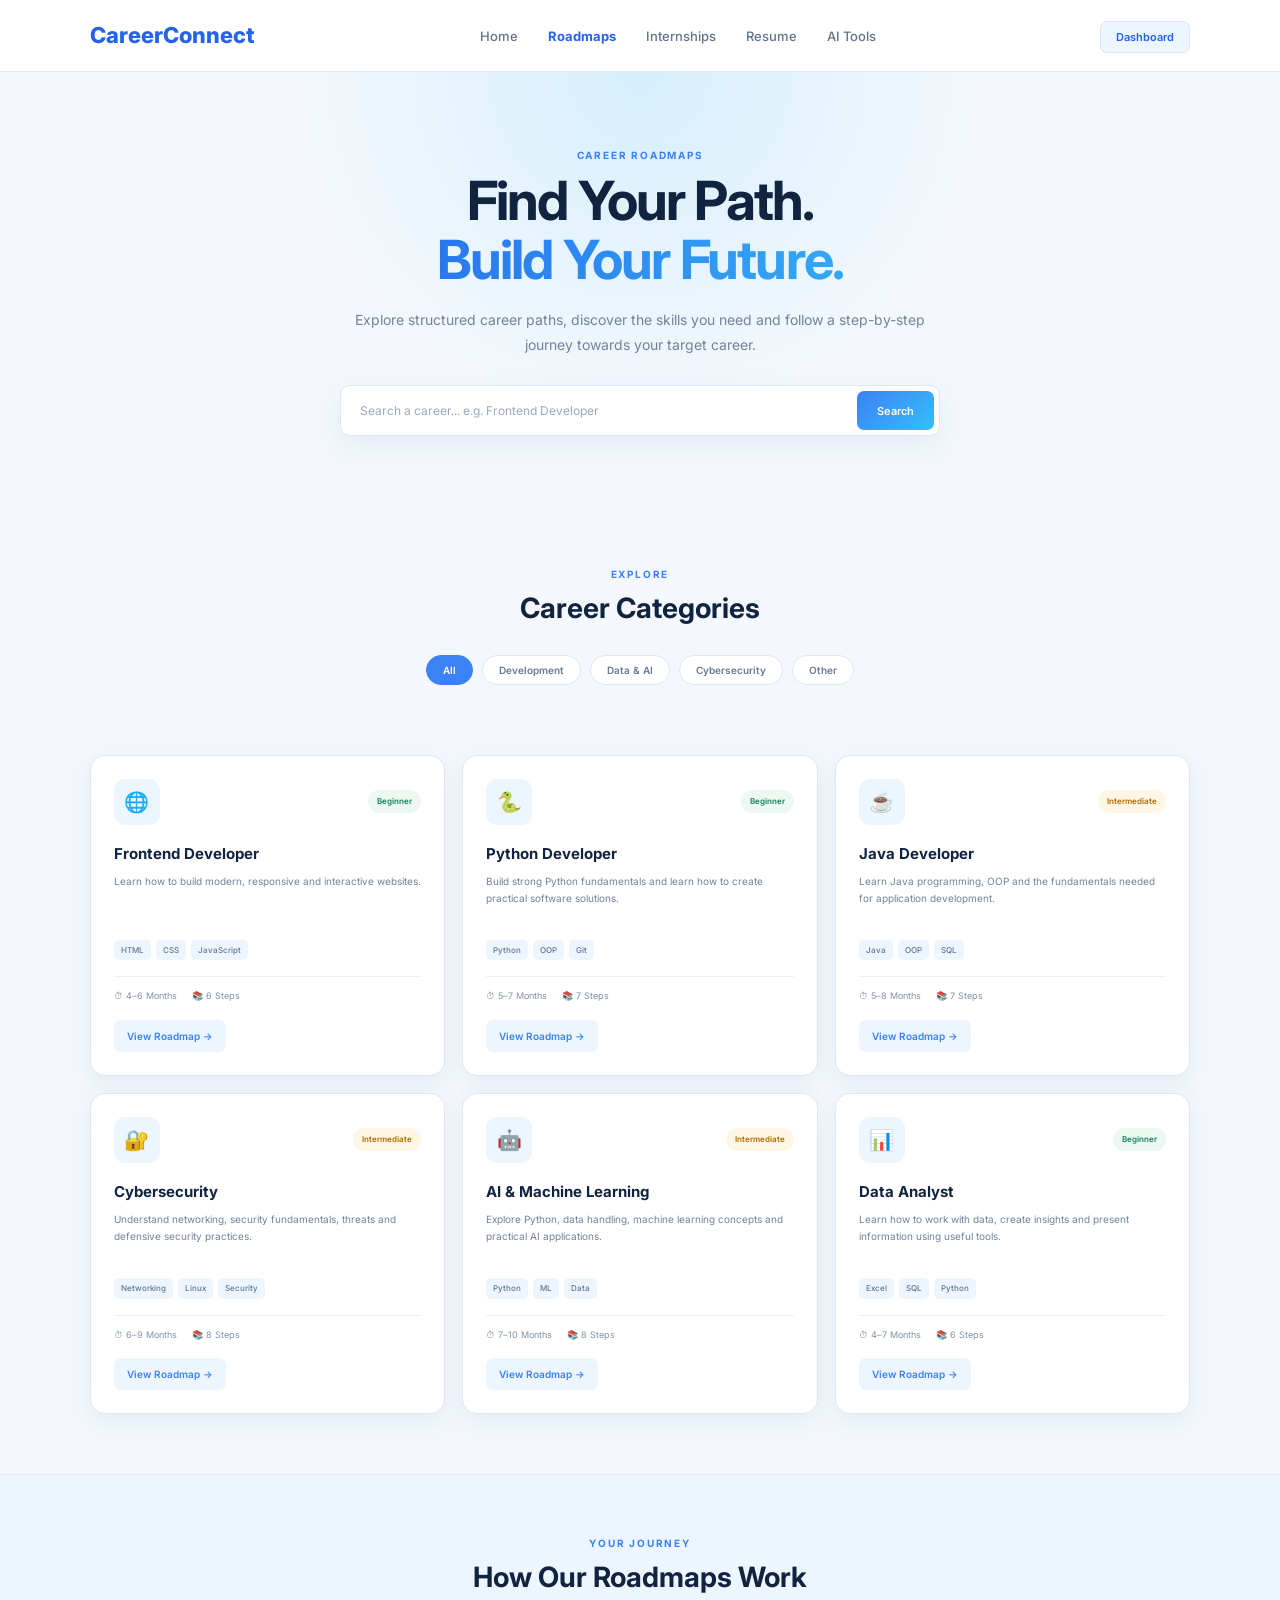
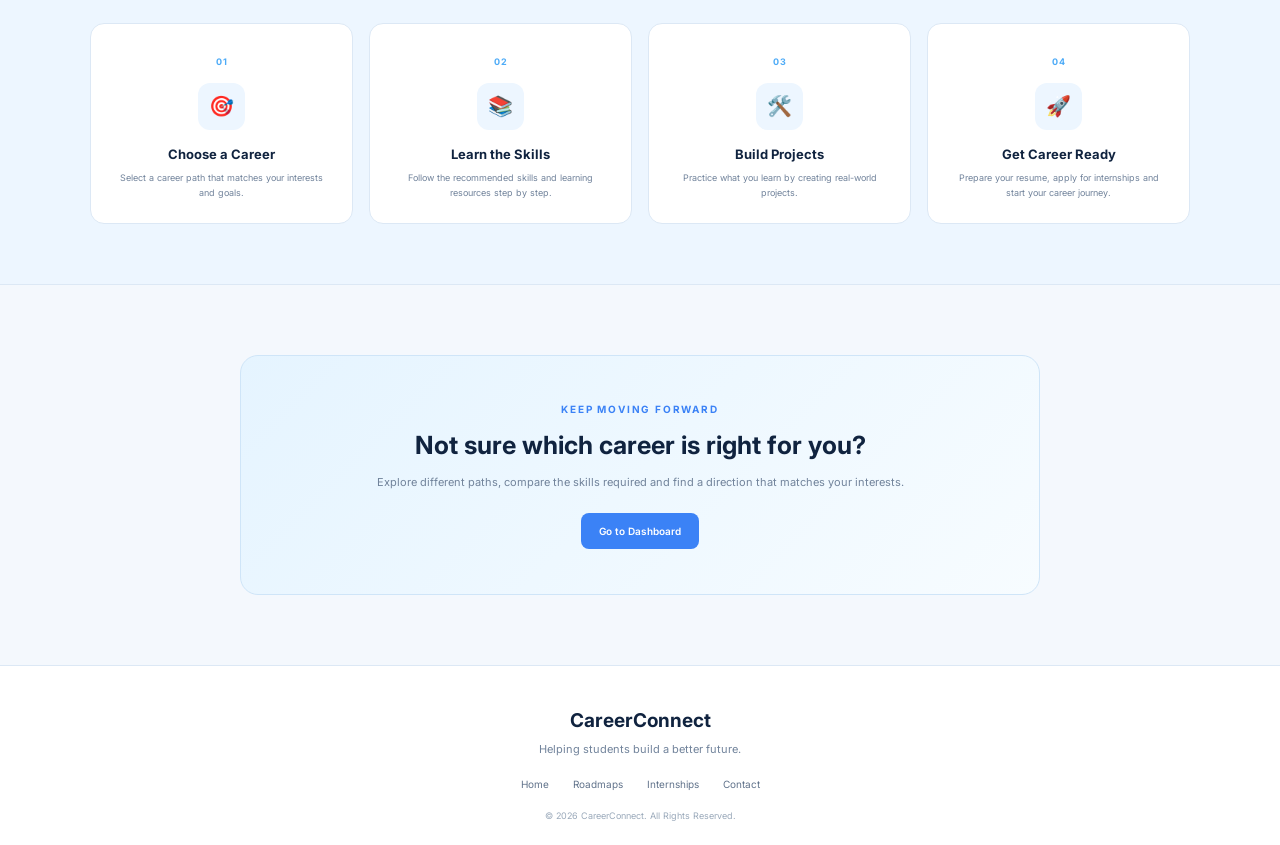
<file: roadmaps.html>
<!DOCTYPE html>
<html lang="en">

<head>
    <meta charset="UTF-8">
    <meta name="viewport" content="width=device-width, initial-scale=1.0">

    <title>CareerConnect | Career Roadmaps</title>

    <link rel="stylesheet" href="roadmaps.css">
</head>

<body>

    <header>

        <nav class="roadmap-navbar">

            <div class="logo">
                <a href="index.html">CareerConnect</a>
            </div>

            <ul class="nav-links">

                <li>
                    <a href="index.html">Home</a>
                </li>

                <li>
                    <a href="roadmaps.html" class="active">
                        Roadmaps
                    </a>
                </li>

                <li>
                    <a href="#">Internships</a>
                </li>

                <li>
                    <a href="#">Resume</a>
                </li>

                <li>
                    <a href="#">AI Tools</a>
                </li>

            </ul>

            <div class="nav-actions">

                <a href="dashboard.html" class="dashboard-link">
                    Dashboard
                </a>

            </div>

        </nav>

    </header>

    <main>

        <section class="roadmap-hero">

            <div class="hero-content">

                <p class="section-label">
                    CAREER ROADMAPS
                </p>

                <h1>
                    Find Your Path.
                    <span>Build Your Future.</span>
                </h1>

                <p>
                    Explore structured career paths, discover the
                    skills you need and follow a step-by-step journey
                    towards your target career.
                </p>

                <div class="roadmap-search">

                    <input
                        type="text"
                        id="roadmap-search"
                        placeholder="Search a career... e.g. Frontend Developer"
                    >

                    <button id="search-roadmaps">
                        Search
                    </button>

                </div>

            </div>

        </section>

        <section class="categories-section">

            <div class="section-heading">

                <p class="section-label">
                    EXPLORE
                </p>

                <h2>
                    Career Categories
                </h2>

            </div>


            <div class="category-buttons">

                <button
                    class="category-btn active"
                    data-category="all">
                    All
                </button>

                <button
                    class="category-btn"
                    data-category="development">
                    Development
                </button>

                <button
                    class="category-btn"
                    data-category="data">
                    Data & AI
                </button>

                <button
                    class="category-btn"
                    data-category="security">
                    Cybersecurity
                </button>

                <button
                    class="category-btn"
                    data-category="other">
                    Other
                </button>

            </div>

        </section>

        <section class="roadmaps-section">

            <div class="roadmap-grid">

                <article
                    class="roadmap-card"
                    data-category="development"
                    data-title="frontend developer">

                    <div class="roadmap-card-top">

                        <div class="roadmap-icon">
                            🌐
                        </div>

                        <span class="difficulty beginner">
                            Beginner
                        </span>

                    </div>

                    <h3>
                        Frontend Developer
                    </h3>

                    <p>
                        Learn how to build modern, responsive and
                        interactive websites.
                    </p>

                    <div class="skills">

                        <span>HTML</span>
                        <span>CSS</span>
                        <span>JavaScript</span>

                    </div>

                    <div class="roadmap-info">

                        <span>
                            ⏱ 4–6 Months
                        </span>

                        <span>
                            📚 6 Steps
                        </span>

                    </div>

                    <a href="#" class="roadmap-button">
                        View Roadmap →
                    </a>

                </article>

                <article
                    class="roadmap-card"
                    data-category="development"
                    data-title="python developer">

                    <div class="roadmap-card-top">

                        <div class="roadmap-icon">
                            🐍
                        </div>

                        <span class="difficulty beginner">
                            Beginner
                        </span>

                    </div>

                    <h3>
                        Python Developer
                    </h3>

                    <p>
                        Build strong Python fundamentals and learn
                        how to create practical software solutions.
                    </p>

                    <div class="skills">

                        <span>Python</span>
                        <span>OOP</span>
                        <span>Git</span>

                    </div>

                    <div class="roadmap-info">

                        <span>
                            ⏱ 5–7 Months
                        </span>

                        <span>
                            📚 7 Steps
                        </span>

                    </div>

                    <a href="#" class="roadmap-button">
                        View Roadmap →
                    </a>

                </article>
                <article
                    class="roadmap-card"
                    data-category="development"
                    data-title="java developer">

                    <div class="roadmap-card-top">

                        <div class="roadmap-icon">
                            ☕
                        </div>

                        <span class="difficulty intermediate">
                            Intermediate
                        </span>

                    </div>

                    <h3>
                        Java Developer
                    </h3>

                    <p>
                        Learn Java programming, OOP and the fundamentals
                        needed for application development.
                    </p>

                    <div class="skills">

                        <span>Java</span>
                        <span>OOP</span>
                        <span>SQL</span>

                    </div>

                    <div class="roadmap-info">

                        <span>
                            ⏱ 5–8 Months
                        </span>

                        <span>
                            📚 7 Steps
                        </span>

                    </div>

                    <a href="#" class="roadmap-button">
                        View Roadmap →
                    </a>

                </article>

                <article
                    class="roadmap-card"
                    data-category="security"
                    data-title="cybersecurity">

                    <div class="roadmap-card-top">

                        <div class="roadmap-icon">
                            🔐
                        </div>

                        <span class="difficulty intermediate">
                            Intermediate
                        </span>

                    </div>

                    <h3>
                        Cybersecurity
                    </h3>

                    <p>
                        Understand networking, security fundamentals,
                        threats and defensive security practices.
                    </p>

                    <div class="skills">

                        <span>Networking</span>
                        <span>Linux</span>
                        <span>Security</span>

                    </div>

                    <div class="roadmap-info">

                        <span>
                            ⏱ 6–9 Months
                        </span>

                        <span>
                            📚 8 Steps
                        </span>

                    </div>

                    <a href="#" class="roadmap-button">
                        View Roadmap →
                    </a>

                </article>
                <article
                    class="roadmap-card"
                    data-category="data"
                    data-title="ai machine learning">

                    <div class="roadmap-card-top">

                        <div class="roadmap-icon">
                            🤖
                        </div>

                        <span class="difficulty intermediate">
                            Intermediate
                        </span>

                    </div>

                    <h3>
                        AI & Machine Learning
                    </h3>

                    <p>
                        Explore Python, data handling, machine learning
                        concepts and practical AI applications.
                    </p>

                    <div class="skills">

                        <span>Python</span>
                        <span>ML</span>
                        <span>Data</span>

                    </div>

                    <div class="roadmap-info">

                        <span>
                            ⏱ 7–10 Months
                        </span>

                        <span>
                            📚 8 Steps
                        </span>

                    </div>

                    <a href="#" class="roadmap-button">
                        View Roadmap →
                    </a>

                </article>
                <article
                    class="roadmap-card"
                    data-category="data"
                    data-title="data analyst">

                    <div class="roadmap-card-top">

                        <div class="roadmap-icon">
                            📊
                        </div>

                        <span class="difficulty beginner">
                            Beginner
                        </span>

                    </div>

                    <h3>
                        Data Analyst
                    </h3>

                    <p>
                        Learn how to work with data, create insights
                        and present information using useful tools.
                    </p>

                    <div class="skills">

                        <span>Excel</span>
                        <span>SQL</span>
                        <span>Python</span>

                    </div>

                    <div class="roadmap-info">

                        <span>
                            ⏱ 4–7 Months
                        </span>

                        <span>
                            📚 6 Steps
                        </span>

                    </div>

                    <a href="#" class="roadmap-button">
                        View Roadmap →
                    </a>

                </article>


            </div>
            <div
                id="no-results"
                class="no-results">

                <div>
                    🔎
                </div>

                <h3>
                    No roadmaps found
                </h3>

                <p>
                    Try searching for another career or select
                    a different category.
                </p>

            </div>

        </section>

        <section class="process-section">

            <div class="section-heading">

                <p class="section-label">
                    YOUR JOURNEY
                </p>

                <h2>
                    How Our Roadmaps Work
                </h2>

            </div>


            <div class="process-grid">

                <div class="process-card">

                    <span>
                        01
                    </span>

                    <div>
                        🎯
                    </div>

                    <h3>
                        Choose a Career
                    </h3>

                    <p>
                        Select a career path that matches
                        your interests and goals.
                    </p>

                </div>


                <div class="process-card">

                    <span>
                        02
                    </span>

                    <div>
                        📚
                    </div>

                    <h3>
                        Learn the Skills
                    </h3>

                    <p>
                        Follow the recommended skills and
                        learning resources step by step.
                    </p>

                </div>


                <div class="process-card">

                    <span>
                        03
                    </span>

                    <div>
                        🛠️
                    </div>

                    <h3>
                        Build Projects
                    </h3>

                    <p>
                        Practice what you learn by creating
                        real-world projects.
                    </p>

                </div>


                <div class="process-card">

                    <span>
                        04
                    </span>

                    <div>
                        🚀
                    </div>

                    <h3>
                        Get Career Ready
                    </h3>

                    <p>
                        Prepare your resume, apply for internships
                        and start your career journey.
                    </p>

                </div>

            </div>

        </section>


        <section class="roadmap-cta">

            <p class="section-label">
                KEEP MOVING FORWARD
            </p>

            <h2>
                Not sure which career is right for you?
            </h2>

            <p>
                Explore different paths, compare the skills required
                and find a direction that matches your interests.
            </p>

            <a href="dashboard.html">
                Go to Dashboard
            </a>

        </section>

    </main>
    <footer>

        <div class="footer-content">

            <h3>
                CareerConnect
            </h3>

            <p>
                Helping students build a better future.
            </p>

            <div class="footer-links">

                <a href="index.html">
                    Home
                </a>

                <a href="roadmaps.html">
                    Roadmaps
                </a>

                <a href="#">
                    Internships
                </a>

                <a href="#">
                    Contact
                </a>

            </div>

            <p class="copyright">
                © 2026 CareerConnect. All Rights Reserved.
            </p>

        </div>

    </footer>


</body>

</html>
</file>
<file: style.css>
/* =========================================================
   CAREERCONNECT
   Professional Dark Blue + Light Blue Theme
========================================================= */


/* =========================================================
   GOOGLE FONT
========================================================= */

@import url('https://fonts.googleapis.com/css2?family=Inter:wght@400;500;600;700;800&display=swap');


/* =========================================================
   ROOT VARIABLES
========================================================= */

:root {
    --bg: #081426;
    --bg-light: #0d1d35;

    --card: rgba(18, 43, 75, 0.82);

    --blue: #2563eb;
    --light-blue: #4dabf7;
    --cyan: #22d3ee;

    --white: #ffffff;
    --text: #e8f3ff;
    --muted: #a5b9d0;

    --border: rgba(96, 165, 250, 0.22);

    --gradient: linear-gradient(
        135deg,
        #2563eb,
        #38bdf8
    );
}


/* =========================================================
   GLOBAL RESET
========================================================= */

* {
    margin: 0;
    padding: 0;
    box-sizing: border-box;
}

html {
    scroll-behavior: smooth;
}

body {
    font-family: 'Inter', sans-serif;

    background: var(--bg);

    color: var(--white);

    line-height: 1.6;

    overflow-x: hidden;
}

a {
    text-decoration: none;
    color: inherit;
}

button,
input {
    font-family: inherit;
}


/* =========================================================
   BACKGROUND GLOW
========================================================= */

body::before {
    content: "";

    position: fixed;

    width: 600px;
    height: 600px;

    top: -220px;
    left: -150px;

    background: rgba(37, 99, 235, 0.20);

    filter: blur(120px);

    border-radius: 50%;

    pointer-events: none;

    z-index: -1;
}

body::after {
    content: "";

    position: fixed;

    width: 550px;
    height: 550px;

    right: -180px;
    bottom: -200px;

    background: rgba(34, 211, 238, 0.14);

    filter: blur(120px);

    border-radius: 50%;

    pointer-events: none;

    z-index: -1;
}


/* =========================================================
   NAVBAR
========================================================= */

header {
    width: 100%;
}

.navbar {
    width: 100%;

    height: 76px;

    padding: 0 7%;

    display: flex;

    align-items: center;

    justify-content: space-between;

    background: rgba(8, 20, 38, 0.88);

    border-bottom: 1px solid var(--border);

    backdrop-filter: blur(18px);

    position: sticky;

    top: 0;

    z-index: 1000;
}


/* =========================================================
   LOGO
========================================================= */

.logo h2 {
    font-size: 23px;

    font-weight: 800;

    letter-spacing: -0.7px;

    background: linear-gradient(
        90deg,
        #60a5fa,
        #22d3ee
    );

    -webkit-background-clip: text;

    -webkit-text-fill-color: transparent;
}


/* =========================================================
   NAVIGATION MENU
========================================================= */

.menu {
    display: flex;

    align-items: center;

    gap: 30px;

    list-style: none;
}

.menu li a {
    color: #b5c6da;

    font-size: 14px;

    font-weight: 500;

    position: relative;

    transition: 0.25s ease;
}

.menu li a:hover {
    color: var(--white);
}


/* Navigation underline */

.menu li a::after {
    content: "";

    position: absolute;

    width: 0;

    height: 2px;

    left: 0;

    bottom: -7px;

    background: var(--light-blue);

    transition: 0.25s ease;
}

.menu li a:hover::after {
    width: 100%;
}


/* =========================================================
   RIGHT NAVIGATION
========================================================= */

.right-nav {
    display: flex;

    align-items: center;

    gap: 12px;
}


/* Login */

.login-btn {
    padding: 9px 20px;

    border-radius: 8px;

    border: 1px solid rgba(96, 165, 250, 0.35);

    background: transparent;

    color: var(--white);

    cursor: pointer;

    font-size: 13px;

    font-weight: 600;

    transition: 0.3s ease;
}

.login-btn:hover {
    background: rgba(37, 99, 235, 0.15);

    border-color: var(--light-blue);

    transform: translateY(-1px);
}


/* Theme button */

#theme-btn {
    width: 38px;

    height: 38px;

    border-radius: 9px;

    border: 1px solid var(--border);

    background: rgba(255, 255, 255, 0.05);

    color: var(--white);

    cursor: pointer;

    transition: 0.3s ease;
}

#theme-btn:hover {
    background: rgba(37, 99, 235, 0.2);

    border-color: var(--light-blue);
}


/* =========================================================
   HERO SECTION
========================================================= */

.hero {
    min-height: 650px;

    padding: 55px 7% 70px;

    display: flex;

    align-items: center;

    justify-content: space-between;

    gap: 60px;

    position: relative;

    background:
        radial-gradient(
            circle at 75% 45%,
            rgba(37, 99, 235, 0.12),
            transparent 35%
        );
}


/* =========================================================
   HERO LEFT
========================================================= */

.hero-text {
    flex: 1;

    max-width: 650px;

    position: relative;

    z-index: 2;
}


/* Small title */

.small-title {
    color: var(--light-blue);

    font-size: 11px;

    font-weight: 700;

    letter-spacing: 2px;

    margin-bottom: 12px;
}


/* Main heading */

.hero-text h1 {
    font-size: clamp(43px, 5vw, 62px);

    line-height: 1.05;

    letter-spacing: -2.5px;

    font-weight: 800;

    margin-bottom: 18px;

    color: #f8fbff;
}


/* Gradient heading */

.hero-text h1 span {
    display: block;

    background: linear-gradient(
        90deg,
        #60a5fa,
        #38bdf8,
        #22d3ee
    );

    -webkit-background-clip: text;

    -webkit-text-fill-color: transparent;
}


/* Hero description */

.hero-description {
    color: var(--muted);

    font-size: 15px;

    line-height: 1.75;

    max-width: 560px;

    margin-bottom: 24px;
}


/* =========================================================
   SEARCH BOX
========================================================= */

.search-box {
    width: 100%;

    max-width: 570px;

    display: flex;

    align-items: center;

    padding: 5px;

    margin-bottom: 18px;

    background: rgba(18, 43, 75, 0.85);

    border: 1px solid rgba(96, 165, 250, 0.28);

    border-radius: 10px;

    box-shadow:
        0 10px 35px rgba(0, 0, 0, 0.20);
}

.search-box input {
    flex: 1;

    min-width: 0;

    border: none;

    outline: none;

    background: transparent;

    color: var(--white);

    padding: 11px 14px;

    font-size: 13px;
}

.search-box input::placeholder {
    color: #91a6bd;
}


/* Search button */

.search-box button {
    border: none;

    padding: 10px 20px;

    border-radius: 7px;

    background: var(--gradient);

    color: var(--white);

    font-size: 13px;

    font-weight: 600;

    cursor: pointer;

    transition: 0.25s ease;
}

.search-box button:hover {
    transform: translateY(-1px);

    box-shadow:
        0 5px 18px rgba(37, 99, 235, 0.35);
}


/* =========================================================
   HERO BUTTONS
========================================================= */

.buttons {
    display: flex;

    align-items: center;

    gap: 12px;
}

.explore,
.dashboard {
    display: inline-flex;

    align-items: center;

    justify-content: center;

    padding: 11px 19px;

    border-radius: 8px;

    font-size: 13px;

    font-weight: 600;

    transition: all 0.25s ease;
}


/* Primary */

.explore {
    background: var(--gradient);

    color: var(--white);

    box-shadow:
        0 7px 22px rgba(37, 99, 235, 0.25);
}

.explore:hover {
    transform: translateY(-2px);

    box-shadow:
        0 10px 28px rgba(37, 99, 235, 0.4);
}


/* Secondary */

.dashboard {
    color: #d4e5f7;

    background: rgba(255, 255, 255, 0.035);

    border: 1px solid rgba(96, 165, 250, 0.28);
}

.dashboard:hover {
    color: var(--white);

    background: rgba(37, 99, 235, 0.14);

    border-color: rgba(96, 165, 250, 0.55);

    transform: translateY(-2px);
}


/* =========================================================
   HERO RIGHT
========================================================= */

.hero-right {
    flex: 0 0 360px;

    height: 360px;

    display: flex;

    align-items: center;

    justify-content: center;

    position: relative;
}


/* =========================================================
   CIRCLES
========================================================= */

.circle {
    position: absolute;

    border-radius: 50%;

    border: 1px solid rgba(56, 189, 248, 0.20);

    box-shadow:
        0 0 30px rgba(37, 99, 235, 0.05);
}

.circle-one {
    width: 350px;

    height: 350px;
}

.circle-two {
    width: 260px;

    height: 260px;

    border-color: rgba(37, 99, 235, 0.32);
}


/* =========================================================
   CAREER CARD
========================================================= */

.career-card {
    width: 270px;

    padding: 27px;

    border-radius: 18px;

    background: linear-gradient(
        145deg,
        rgba(28, 65, 110, 0.95),
        rgba(12, 35, 65, 0.95)
    );

    border: 1px solid rgba(96, 165, 250, 0.32);

    box-shadow:
        0 20px 55px rgba(0, 0, 0, 0.35),
        0 0 45px rgba(37, 99, 235, 0.12);

    position: relative;

    z-index: 2;

    transition: 0.3s ease;
}

.career-card:hover {
    transform: translateY(-6px);

    border-color: rgba(56, 189, 248, 0.6);

    box-shadow:
        0 25px 65px rgba(0, 0, 0, 0.4),
        0 0 50px rgba(37, 99, 235, 0.2);
}


/* Card icon */

.card-icon {
    width: 50px;

    height: 50px;

    display: flex;

    align-items: center;

    justify-content: center;

    border-radius: 12px;

    background:
        linear-gradient(
            135deg,
            rgba(37, 99, 235, 0.3),
            rgba(34, 211, 238, 0.18)
        );

    border: 1px solid rgba(96, 165, 250, 0.15);

    font-size: 23px;

    margin-bottom: 17px;
}


/* Card heading */

.career-card h3 {
    font-size: 18px;

    margin-bottom: 7px;
}


/* Card description */

.career-card p {
    color: var(--muted);

    font-size: 12px;

    line-height: 1.7;

    margin-bottom: 20px;
}


/* =========================================================
   PROGRESS BAR
========================================================= */

.mini-progress {
    width: 100%;

    height: 6px;

    border-radius: 10px;

    background: rgba(255, 255, 255, 0.12);

    overflow: hidden;

    margin-bottom: 7px;
}

.mini-progress div {
    width: 65%;

    height: 100%;

    background: linear-gradient(
        90deg,
        #2563eb,
        #22d3ee
    );

    border-radius: 10px;
}

.career-card small {
    color: #a0b6cc;

    font-size: 10px;
}


/* =========================================================
   ABOUT SECTION
========================================================= */

.about-section {
    padding: 85px 7%;

    text-align: center;

    background: rgba(7, 17, 32, 0.45);

    border-top: 1px solid rgba(96, 165, 250, 0.08);

    border-bottom: 1px solid rgba(96, 165, 250, 0.08);
}


/* About heading */

.section-heading {
    margin-bottom: 20px;
}

.section-label {
    color: var(--light-blue);

    font-size: 11px;

    font-weight: 700;

    letter-spacing: 2px;

    margin-bottom: 8px;
}

.section-heading h2 {
    font-size: 34px;

    font-weight: 750;

    color: var(--white);
}


/* Small line */

.section-heading h2::after {
    content: "";

    display: block;

    width: 45px;

    height: 3px;

    margin: 12px auto 0;

    border-radius: 10px;

    background: var(--gradient);
}


/* About paragraph */

.about-text {
    max-width: 720px;

    margin: auto;

    color: var(--muted);

    font-size: 15px;

    line-height: 1.9;
}


/* =========================================================
   LIGHT FOOTER
========================================================= */

footer {
    padding: 45px 7% 25px;

    text-align: center;

    background: #f5f8fc;

    border-top: 1px solid #e2e8f0;

    color: #475569;
}

.footer-content {
    max-width: 900px;

    margin: auto;
}

footer h3 {
    font-size: 21px;

    font-weight: 800;

    margin-bottom: 7px;

    color: #0f172a;
}

footer p {
    color: #64748b;

    font-size: 13px;

    margin: 7px 0;
}


/* Footer links */

.footer-links {
    display: flex;

    justify-content: center;

    align-items: center;

    gap: 28px;

    margin: 20px 0;
}

.footer-links a {
    color: #475569;

    font-size: 12px;

    font-weight: 500;

    transition: 0.25s ease;
}

.footer-links a:hover {
    color: #2563eb;
}


/* Copyright */

footer .copyright {
    font-size: 11px;

    color: #94a3b8;

    margin-top: 20px;
}


/* =========================================================
   SCROLLBAR
========================================================= */

::-webkit-scrollbar {
    width: 7px;
}

::-webkit-scrollbar-track {
    background: #07111f;
}

::-webkit-scrollbar-thumb {
    background: #2563eb;

    border-radius: 10px;
}

::-webkit-scrollbar-thumb:hover {
    background: #38bdf8;
}


/* =========================================================
   TABLET RESPONSIVE
========================================================= */

@media (max-width: 1000px) {

    .navbar {
        padding: 0 5%;
    }

    .menu {
        gap: 18px;
    }

    .hero {
        padding: 50px 5% 65px;

        gap: 30px;
    }

    .hero-right {
        flex-basis: 330px;

        height: 330px;
    }

    .circle-one {
        width: 320px;

        height: 320px;
    }

    .circle-two {
        width: 240px;

        height: 240px;
    }
}


/* =========================================================
   MOBILE
========================================================= */

@media (max-width: 768px) {

    .navbar {
        height: auto;

        padding: 17px 5%;
    }

    .menu {
        display: none;
    }

    .hero {
        min-height: auto;

        padding: 60px 5% 75px;

        flex-direction: column;

        text-align: center;

        gap: 45px;
    }

    .hero-text {
        max-width: 100%;
    }

    .hero-text h1 {
        font-size: 43px;

        letter-spacing: -1.5px;
    }

    .hero-description {
        margin-left: auto;

        margin-right: auto;

        font-size: 14px;
    }

    .search-box {
        max-width: 100%;
    }

    .buttons {
        justify-content: center;

        flex-wrap: wrap;
    }

    .hero-right {
        width: 100%;

        flex-basis: auto;

        min-height: 330px;

        height: 330px;
    }

    .circle-one {
        width: 300px;

        height: 300px;
    }

    .circle-two {
        width: 220px;

        height: 220px;
    }

    .about-section {
        padding: 70px 5%;
    }

    .section-heading h2 {
        font-size: 30px;
    }
}


/* =========================================================
   SMALL MOBILE
========================================================= */

@media (max-width: 480px) {

    .logo h2 {
        font-size: 20px;
    }

    .right-nav {
        gap: 7px;
    }

    .login-btn {
        padding: 8px 14px;
    }

    .hero {
        padding-top: 50px;
    }

    .hero-text h1 {
        font-size: 37px;
    }

    .search-box {
        flex-direction: column;

        padding: 6px;
    }

    .search-box input {
        width: 100%;

        padding: 13px;
    }

    .search-box button {
        width: 100%;
    }

    .hero-right {
        min-height: 300px;

        height: 300px;
    }

    .circle-one {
        width: 280px;

        height: 280px;
    }

    .circle-two {
        width: 210px;

        height: 210px;
    }

    .career-card {
        width: 250px;

        padding: 25px;
    }

    .footer-links {
        gap: 18px;

        flex-wrap: wrap;
    }
}
/* =========================================================
   LIGHT THEME
========================================================= */

body.light-theme {
    background: #f4f8fd;

    color: #172b4d;
}

body.light-theme .navbar {
    background: rgba(255, 255, 255, 0.92);

    border-bottom-color: #dce8f5;
}

body.light-theme .menu li a {
    color: #61738b;
}

body.light-theme .menu li a:hover {
    color: #2563eb;
}

body.light-theme .hero {
    background:
        radial-gradient(
            circle at 75% 45%,
            rgba(56, 189, 248, 0.15),
            transparent 35%
        );
}

body.light-theme .hero-text h1 {
    color: #10233f;
}

body.light-theme .hero-description {
    color: #64748b;
}

body.light-theme .search-box {
    background: white;

    border-color: #dce8f5;
}

body.light-theme .search-box input {
    color: #172b4d;
}

body.light-theme .search-box input::placeholder {
    color: #94a3b8;
}

body.light-theme .dashboard {
    color: #2563eb;

    background: white;

    border-color: #cfe0f2;
}

body.light-theme .career-card {
    background: linear-gradient(
        145deg,
        #ffffff,
        #eaf5ff
    );

    border-color: #cfe2f5;
}

body.light-theme .career-card h3 {
    color: #10233f;
}

body.light-theme .career-card p {
    color: #64748b;
}

body.light-theme .about-section {
    background: #edf6ff;

    border-color: #dce8f5;
}

body.light-theme .section-heading h2 {
    color: #10233f;
}
/* =========================================================
   JAVASCRIPT MESSAGE
========================================================= */

.cc-message {
    position: fixed;

    left: 50%;

    bottom: 25px;

    transform:
        translate(-50%, 80px);

    padding: 12px 20px;

    background: #10233f;

    color: white;

    border-radius: 9px;

    font-size: 12px;

    box-shadow:
        0 10px 30px rgba(0, 0, 0, 0.2);

    opacity: 0;

    pointer-events: none;

    transition: 0.3s ease;

    z-index: 9999;

    max-width: 90%;

    text-align: center;
}

.cc-message.show {
    transform:
        translate(-50%, 0);

    opacity: 1;
}
/* =========================================================
   HOMEPAGE - RESOURCES
========================================================= */

.resources-section,
.career-section,
.how-section {
    padding: 90px 7%;

    text-align: center;
}


/* Section heading */

.section-heading {
    max-width: 720px;

    margin: 0 auto 45px;
}

.section-label {
    color: #4dabf7;

    font-size: 10px;

    font-weight: 700;

    letter-spacing: 1.8px;

    margin-bottom: 8px;
}

.section-heading h2 {
    color: #f8fbff;

    font-size: 32px;

    font-weight: 750;

    margin-bottom: 12px;
}

.section-description {
    color: #9eb2c8;

    font-size: 14px;

    line-height: 1.8;
}


/* =========================================================
   RESOURCE CARDS
========================================================= */

.resources-grid {
    max-width: 1150px;

    margin: auto;

    display: grid;

    grid-template-columns:
        repeat(3, 1fr);

    gap: 18px;

    text-align: left;
}

.resource-card {
    padding: 24px;

    background:
        linear-gradient(
            145deg,
            rgba(18, 43, 75, 0.85),
            rgba(12, 32, 57, 0.9)
        );

    border: 1px solid
        rgba(96, 165, 250, 0.18);

    border-radius: 15px;

    transition: 0.3s ease;
}

.resource-card:hover {
    transform: translateY(-5px);

    border-color:
        rgba(96, 165, 250, 0.45);

    box-shadow:
        0 15px 35px
        rgba(0, 0, 0, 0.22);
}

.resource-icon {
    width: 45px;

    height: 45px;

    display: flex;

    align-items: center;

    justify-content: center;

    background:
        rgba(56, 189, 248, 0.10);

    border: 1px solid
        rgba(96, 165, 250, 0.14);

    border-radius: 11px;

    font-size: 19px;

    margin-bottom: 17px;
}

.resource-card h3 {
    color: #f1f7ff;

    font-size: 15px;

    margin-bottom: 7px;
}

.resource-card p {
    color: #96aac0;

    font-size: 11px;

    line-height: 1.7;

    margin-bottom: 15px;
}

.resource-card a {
    color: #60a5fa;

    font-size: 10px;

    font-weight: 600;
}


/* =========================================================
   POPULAR CAREER PATHS
========================================================= */

.career-section {
    background:
        rgba(7, 17, 32, 0.45);

    border-top: 1px solid
        rgba(96, 165, 250, 0.08);

    border-bottom: 1px solid
        rgba(96, 165, 250, 0.08);
}

.career-grid {
    max-width: 1150px;

    margin: auto;

    display: grid;

    grid-template-columns:
        repeat(4, 1fr);

    gap: 16px;

    text-align: left;
}

.career-card-home {
    padding: 21px;

    background:
        rgba(18, 43, 75, 0.72);

    border: 1px solid
        rgba(96, 165, 250, 0.17);

    border-radius: 15px;

    transition: 0.3s ease;
}

.career-card-home:hover {
    transform: translateY(-5px);

    background:
        rgba(24, 53, 89, 0.85);

    border-color:
        rgba(96, 165, 250, 0.4);
}

.career-card-top {
    display: flex;

    align-items: center;

    justify-content: space-between;

    margin-bottom: 17px;
}

.career-icon-home {
    width: 43px;

    height: 43px;

    display: flex;

    align-items: center;

    justify-content: center;

    background:
        rgba(56, 189, 248, 0.10);

    border-radius: 10px;

    font-size: 19px;
}

.career-card-top span {
    padding: 4px 8px;

    border-radius: 20px;

    background:
        rgba(56, 189, 248, 0.10);

    color: #72c9f7;

    font-size: 8px;

    font-weight: 600;
}

.career-card-home h3 {
    color: #f2f7fd;

    font-size: 14px;

    margin-bottom: 7px;
}

.career-card-home > p {
    color: #94a9bf;

    font-size: 10px;

    line-height: 1.7;

    min-height: 70px;

    margin-bottom: 15px;
}

.career-skills {
    display: flex;

    flex-wrap: wrap;

    gap: 5px;

    margin-bottom: 17px;
}

.career-skills span {
    padding: 4px 7px;

    border-radius: 5px;

    background:
        rgba(255, 255, 255, 0.05);

    color: #9eb4ca;

    font-size: 8px;
}

.career-card-home > a {
    color: #60a5fa;

    font-size: 10px;

    font-weight: 600;
}


/* =========================================================
   HOW IT WORKS
========================================================= */

.steps-container {
    max-width: 1050px;

    margin: auto;

    display: flex;

    align-items: flex-start;

    justify-content: center;

    gap: 12px;
}

.step-card {
    flex: 1;

    position: relative;

    text-align: center;

    padding: 15px;
}

.step-number {
    color: #4dabf7;

    font-size: 10px;

    font-weight: 700;

    letter-spacing: 1px;

    margin-bottom: 10px;
}

.step-icon {
    width: 52px;

    height: 52px;

    margin: 0 auto 15px;

    display: flex;

    align-items: center;

    justify-content: center;

    border-radius: 14px;

    background:
        rgba(37, 99, 235, 0.13);

    border: 1px solid
        rgba(96, 165, 250, 0.17);

    font-size: 21px;
}

.step-card h3 {
    color: #f2f7fd;

    font-size: 14px;

    margin-bottom: 6px;
}

.step-card p {
    color: #94a9bf;

    font-size: 10px;

    line-height: 1.7;
}

.step-line {
    width: 45px;

    height: 1px;

    margin-top: 88px;

    background:
        rgba(96, 165, 250, 0.25);
}


/* =========================================================
   HOMEPAGE CTA
========================================================= */

.home-cta {
    padding: 75px 7%;

    text-align: center;
}

.cta-content {
    max-width: 720px;

    margin: auto;

    padding: 45px 30px;

    border-radius: 20px;

    background:
        linear-gradient(
            135deg,
            rgba(30, 83, 145, 0.75),
            rgba(16, 52, 91, 0.85)
        );

    border: 1px solid
        rgba(96, 165, 250, 0.25);

    box-shadow:
        0 20px 50px
        rgba(0, 0, 0, 0.20);
}

.cta-content h2 {
    color: white;

    font-size: 28px;

    margin-bottom: 10px;
}

.cta-content > p:not(.section-label) {
    color: #b2c6da;

    font-size: 12px;

    line-height: 1.8;

    max-width: 520px;

    margin: 0 auto 22px;
}

.cta-buttons {
    display: flex;

    justify-content: center;

    gap: 10px;
}

.cta-primary,
.cta-secondary {
    padding: 10px 17px;

    border-radius: 8px;

    font-size: 10px;

    font-weight: 600;

    transition: 0.25s ease;
}

.cta-primary {
    background: white;

    color: #2563eb;
}

.cta-primary:hover {
    transform: translateY(-2px);

    box-shadow:
        0 8px 20px
        rgba(0, 0, 0, 0.18);
}

.cta-secondary {
    color: white;

    border: 1px solid
        rgba(255, 255, 255, 0.25);

    background:
        rgba(255, 255, 255, 0.05);
}

.cta-secondary:hover {
    background:
        rgba(255, 255, 255, 0.12);
}


/* =========================================================
   LIGHT THEME SUPPORT
========================================================= */

body.light-theme .resources-section,
body.light-theme .how-section {
    background: #f4f8fd;
}

body.light-theme .section-heading h2 {
    color: #10233f;
}

body.light-theme .section-description {
    color: #64748b;
}

body.light-theme .resource-card {
    background: white;

    border-color: #dce8f5;
}

body.light-theme .resource-card h3 {
    color: #10233f;
}

body.light-theme .resource-card p {
    color: #64748b;
}

body.light-theme .career-section {
    background: #edf6ff;

    border-color: #dce8f5;
}

body.light-theme .career-card-home {
    background: white;

    border-color: #dce8f5;
}

body.light-theme .career-card-home h3 {
    color: #10233f;
}

body.light-theme .career-card-home > p {
    color: #64748b;
}

body.light-theme .career-skills span {
    background: #edf6ff;

    color: #64748b;
}

body.light-theme .step-card h3 {
    color: #10233f;
}

body.light-theme .step-card p {
    color: #64748b;
}

body.light-theme .cta-content {
    background:
        linear-gradient(
            135deg,
            #e3f3ff,
            #f2faff
        );

    border-color: #cfe5f8;
}

body.light-theme .cta-content h2 {
    color: #10233f;
}

body.light-theme .cta-content > p:not(.section-label) {
    color: #64748b;
}

body.light-theme .cta-secondary {
    color: #2563eb;

    border-color: #bfd8ef;

    background: white;
}


/* =========================================================
   RESPONSIVE
========================================================= */

@media (max-width: 1000px) {

    .resources-grid {
        grid-template-columns:
            repeat(2, 1fr);
    }

    .career-grid {
        grid-template-columns:
            repeat(2, 1fr);
    }

    .steps-container {
        flex-wrap: wrap;
    }

    .step-line {
        display: none;
    }
}


@media (max-width: 768px) {

    .resources-section,
    .career-section,
    .how-section {
        padding: 70px 5%;
    }

    .resources-grid,
    .career-grid {
        grid-template-columns: 1fr;
    }

    .career-card-home > p {
        min-height: auto;
    }

    .steps-container {
        flex-direction: column;

        align-items: center;

        max-width: 500px;
    }

    .step-card {
        width: 100%;
    }

    .home-cta {
        padding: 60px 5%;
    }

    .cta-content {
        padding: 35px 20px;
    }
}


@media (max-width: 480px) {

    .section-heading h2 {
        font-size: 27px;
    }

    .cta-content h2 {
        font-size: 24px;
    }

    .cta-buttons {
        flex-direction: column;
    }

    .cta-primary,
    .cta-secondary {
        width: 100%;
    }
}
</file>
<file: dashboard.css>
/* =========================================================
   CAREERCONNECT DASHBOARD
   Soft Light Blue Theme
========================================================= */

@import url('https://fonts.googleapis.com/css2?family=Inter:wght@400;500;600;700;800&display=swap');


/* =========================================================
   ROOT
========================================================= */

:root {
    --primary: #3b82f6;
    --primary-dark: #2563eb;
    --sky: #38bdf8;

    --background: #f4f8fd;
    --surface: #ffffff;
    --surface-blue: #edf6ff;

    --text: #172b4d;
    --heading: #10233f;
    --muted: #71839b;

    --border: #dce8f5;

    --success: #22a06b;

    --shadow: 0 8px 25px rgba(48, 93, 140, 0.08);
}


/* =========================================================
   RESET
========================================================= */

* {
    margin: 0;
    padding: 0;

    box-sizing: border-box;
}

html {
    scroll-behavior: smooth;
}

body {
    font-family: 'Inter', sans-serif;

    background: var(--background);

    color: var(--text);

    line-height: 1.6;
}

a {
    text-decoration: none;

    color: inherit;
}

button {
    font-family: inherit;
}


/* =========================================================
   NAVBAR
========================================================= */

.dashboard-navbar {
    height: 72px;

    width: 100%;

    padding: 0 7%;

    display: flex;

    align-items: center;

    justify-content: space-between;

    background: rgba(255, 255, 255, 0.92);

    border-bottom: 1px solid var(--border);

    backdrop-filter: blur(12px);

    position: sticky;

    top: 0;

    z-index: 100;
}


/* Logo */

.logo a {
    font-size: 22px;

    font-weight: 800;

    letter-spacing: -0.5px;

    color: var(--primary-dark);
}


/* Navigation */

.nav-links {
    display: flex;

    align-items: center;

    gap: 30px;

    list-style: none;
}

.nav-links a {
    color: #61738b;

    font-size: 13px;

    font-weight: 500;

    transition: 0.2s ease;
}

.nav-links a:hover {
    color: var(--primary-dark);
}


/* Profile area */

.profile-area {
    display: flex;

    align-items: center;

    gap: 18px;
}


/* Notification */

.notification {
    width: 36px;

    height: 36px;

    display: flex;

    align-items: center;

    justify-content: center;

    border-radius: 9px;

    background: #edf6ff;

    border: 1px solid #d9eaff;

    cursor: pointer;

    transition: 0.2s ease;
}

.notification:hover {
    background: #e2f0ff;
}


/* Profile */

.profile {
    display: flex;

    align-items: center;

    gap: 9px;
}

.profile-avatar {
    width: 36px;

    height: 36px;

    display: flex;

    align-items: center;

    justify-content: center;

    border-radius: 50%;

    background: linear-gradient(
        135deg,
        #3b82f6,
        #38bdf8
    );

    color: white;

    font-size: 13px;

    font-weight: 700;
}

.profile-info {
    display: flex;

    flex-direction: column;

    line-height: 1.25;
}

.profile-info strong {
    color: var(--heading);

    font-size: 12px;
}

.profile-info span {
    color: var(--muted);

    font-size: 10px;
}


/* =========================================================
   MAIN CONTAINER
========================================================= */

.dashboard-container {
    width: 86%;

    max-width: 1250px;

    margin: 0 auto;

    padding: 45px 0 70px;
}


/* =========================================================
   SECTION LABEL
========================================================= */

.section-label {
    color: var(--primary);

    font-size: 10px;

    font-weight: 700;

    letter-spacing: 1.6px;

    margin-bottom: 5px;
}


/* =========================================================
   WELCOME
========================================================= */

.welcome-section {
    display: flex;

    align-items: center;

    justify-content: space-between;

    gap: 30px;

    padding: 30px 32px;

    background:
        linear-gradient(
            135deg,
            #ffffff,
            #eef7ff
        );

    border: 1px solid var(--border);

    border-radius: 18px;

    box-shadow: var(--shadow);

    margin-bottom: 35px;
}

.welcome-section h1 {
    color: var(--heading);

    font-size: 30px;

    line-height: 1.2;

    margin-bottom: 8px;
}

.welcome-text {
    color: var(--muted);

    font-size: 13px;
}


/* Profile completion */

.profile-completion {
    width: 220px;

    padding: 16px;

    background: rgba(255, 255, 255, 0.8);

    border: 1px solid var(--border);

    border-radius: 12px;
}

.profile-completion > span {
    color: var(--muted);

    font-size: 10px;
}

.profile-completion strong {
    display: block;

    color: var(--heading);

    font-size: 22px;

    margin: 2px 0 8px;
}

.completion-bar {
    width: 100%;

    height: 5px;

    background: #dce9f7;

    border-radius: 10px;

    overflow: hidden;
}

.completion-bar div {
    width: 70%;

    height: 100%;

    background: linear-gradient(
        90deg,
        var(--primary),
        var(--sky)
    );

    border-radius: 10px;
}


/* =========================================================
   SECTION HEADING
========================================================= */

.section-heading {
    display: flex;

    align-items: flex-end;

    justify-content: space-between;

    margin-bottom: 18px;
}

.section-heading h2 {
    color: var(--heading);

    font-size: 21px;

    line-height: 1.3;
}

.view-link {
    color: var(--primary);

    font-size: 11px;

    font-weight: 600;

    transition: 0.2s ease;
}

.view-link:hover {
    color: var(--primary-dark);
}


/* =========================================================
   PROGRESS SECTION
========================================================= */

.progress-section,
.quick-section,
.career-section,
.internship-section,
.learning-section {
    margin-bottom: 42px;
}

.progress-grid {
    display: grid;

    grid-template-columns: repeat(3, 1fr);

    gap: 16px;
}

.progress-card {
    display: flex;

    align-items: flex-start;

    gap: 15px;

    padding: 20px;

    background: var(--surface);

    border: 1px solid var(--border);

    border-radius: 14px;

    box-shadow: var(--shadow);

    transition: 0.25s ease;
}

.progress-card:hover {
    transform: translateY(-3px);

    box-shadow:
        0 12px 30px rgba(48, 93, 140, 0.11);
}

.progress-icon {
    width: 43px;

    height: 43px;

    flex-shrink: 0;

    display: flex;

    align-items: center;

    justify-content: center;

    border-radius: 11px;

    background: var(--surface-blue);

    font-size: 19px;
}

.progress-content {
    flex: 1;
}

.progress-content h3 {
    color: var(--heading);

    font-size: 13px;

    margin-bottom: 2px;
}

.progress-content p {
    color: var(--muted);

    font-size: 10px;

    margin-bottom: 9px;
}

.progress-content > span {
    color: var(--primary);

    font-size: 10px;

    font-weight: 700;
}

.progress-bar {
    width: 100%;

    height: 5px;

    background: #e3edf7;

    border-radius: 10px;

    overflow: hidden;

    margin-bottom: 5px;
}

.progress-bar div {
    height: 100%;

    border-radius: 10px;

    background: linear-gradient(
        90deg,
        #3b82f6,
        #38bdf8
    );
}

.skills-progress {
    width: 67%;
}

.resume-progress {
    width: 80%;
}

.learning-progress {
    width: 62%;
}


/* =========================================================
   QUICK ACTIONS
========================================================= */

.quick-grid {
    display: grid;

    grid-template-columns: repeat(4, 1fr);

    gap: 15px;
}

.quick-card {
    display: flex;

    align-items: center;

    gap: 12px;

    padding: 18px;

    background: white;

    border: 1px solid var(--border);

    border-radius: 14px;

    box-shadow: var(--shadow);

    transition: 0.25s ease;
}

.quick-card:hover {
    transform: translateY(-4px);

    border-color: #bcdcff;

    box-shadow:
        0 12px 30px rgba(48, 93, 140, 0.12);
}

.quick-icon {
    width: 42px;

    height: 42px;

    flex-shrink: 0;

    display: flex;

    align-items: center;

    justify-content: center;

    border-radius: 11px;

    background: #edf6ff;

    font-size: 18px;
}

.quick-card h3 {
    color: var(--heading);

    font-size: 12px;

    margin-bottom: 3px;
}

.quick-card p {
    color: var(--muted);

    font-size: 9px;

    line-height: 1.5;
}

.arrow {
    margin-left: auto;

    color: var(--primary);

    font-size: 17px;
}


/* =========================================================
   CAREER PATHS
========================================================= */

.career-grid {
    display: grid;

    grid-template-columns: repeat(3, 1fr);

    gap: 16px;
}

.career-path-card {
    padding: 22px;

    background: white;

    border: 1px solid var(--border);

    border-radius: 15px;

    box-shadow: var(--shadow);

    transition: 0.25s ease;
}

.career-path-card:hover {
    transform: translateY(-4px);

    box-shadow:
        0 13px 32px rgba(48, 93, 140, 0.12);
}

.career-top {
    display: flex;

    align-items: center;

    justify-content: space-between;

    margin-bottom: 15px;
}

.career-icon {
    width: 45px;

    height: 45px;

    display: flex;

    align-items: center;

    justify-content: center;

    border-radius: 12px;

    background: #edf6ff;

    font-size: 20px;
}

.level {
    padding: 5px 9px;

    background: #eef8f4;

    color: var(--success);

    border-radius: 20px;

    font-size: 8px;

    font-weight: 600;
}

.career-path-card h3 {
    color: var(--heading);

    font-size: 15px;

    margin-bottom: 7px;
}

.career-path-card > p {
    color: var(--muted);

    font-size: 10px;

    line-height: 1.65;

    margin-bottom: 15px;
}

.career-meta {
    display: flex;

    gap: 12px;

    color: #8091a6;

    font-size: 9px;

    margin-bottom: 18px;
}

.career-meta span:last-child {
    color: var(--primary);
}

.career-button {
    display: inline-flex;

    padding: 8px 13px;

    border-radius: 7px;

    background: #edf6ff;

    color: var(--primary);

    font-size: 10px;

    font-weight: 600;

    transition: 0.2s ease;
}

.career-button:hover {
    background: #dceeff;
}


/* =========================================================
   INTERNSHIPS
========================================================= */

.internship-grid {
    display: grid;

    gap: 12px;
}

.internship-card {
    display: flex;

    align-items: center;

    gap: 15px;

    padding: 16px 18px;

    background: white;

    border: 1px solid var(--border);

    border-radius: 13px;

    box-shadow: var(--shadow);

    transition: 0.25s ease;
}

.internship-card:hover {
    transform: translateX(3px);

    border-color: #c6ddf4;
}

.company-logo {
    width: 45px;

    height: 45px;

    flex-shrink: 0;

    display: flex;

    align-items: center;

    justify-content: center;

    border-radius: 10px;

    background: #edf6ff;

    color: var(--primary);

    font-size: 16px;

    font-weight: 700;
}

.internship-info {
    flex: 1;
}

.job-type {
    color: var(--primary);

    font-size: 8px;

    font-weight: 700;

    text-transform: uppercase;
}

.internship-info h3 {
    color: var(--heading);

    font-size: 13px;

    margin: 2px 0;
}

.internship-info > p {
    color: var(--muted);

    font-size: 10px;
}

.job-details {
    display: flex;

    gap: 15px;

    margin-top: 5px;

    color: #8192a7;

    font-size: 9px;
}

.apply-button {
    padding: 8px 16px;

    border-radius: 7px;

    background: var(--primary);

    color: white;

    font-size: 10px;

    font-weight: 600;

    transition: 0.2s ease;
}

.apply-button:hover {
    background: var(--primary-dark);
}


/* =========================================================
   LEARNING
========================================================= */

.learning-grid {
    display: grid;

    grid-template-columns: repeat(3, 1fr);

    gap: 16px;
}

.learning-card {
    padding: 20px;

    background: white;

    border: 1px solid var(--border);

    border-radius: 14px;

    box-shadow: var(--shadow);
}

.learning-header {
    display: flex;

    align-items: center;

    justify-content: space-between;

    margin-bottom: 13px;
}

.learning-icon {
    width: 42px;

    height: 42px;

    display: flex;

    align-items: center;

    justify-content: center;

    border-radius: 10px;

    background: #edf6ff;

    font-size: 18px;
}

.learning-header span {
    color: var(--primary);

    font-size: 11px;

    font-weight: 700;
}

.learning-card h3 {
    color: var(--heading);

    font-size: 13px;

    margin-bottom: 5px;
}

.learning-card p {
    color: var(--muted);

    font-size: 9px;

    line-height: 1.6;

    margin-bottom: 13px;
}

.web-progress {
    width: 75%;
}

.python-progress {
    width: 55%;
}

.security-progress {
    width: 40%;
}


/* =========================================================
   NEXT STEP
========================================================= */

.next-step {
    margin-top: 10px;

    padding: 45px 30px;

    text-align: center;

    background:
        linear-gradient(
            135deg,
            #e9f5ff,
            #f5fbff
        );

    border: 1px solid #cfe5f8;

    border-radius: 18px;
}

.next-step-content {
    max-width: 600px;

    margin: auto;
}

.next-step h2 {
    color: var(--heading);

    font-size: 24px;

    margin-bottom: 8px;
}

.next-step p:not(.section-label) {
    color: var(--muted);

    font-size: 12px;

    line-height: 1.7;

    margin-bottom: 20px;
}

.primary-button {
    display: inline-flex;

    padding: 10px 18px;

    border-radius: 8px;

    background: var(--primary);

    color: white;

    font-size: 11px;

    font-weight: 600;

    transition: 0.25s ease;
}

.primary-button:hover {
    background: var(--primary-dark);

    transform: translateY(-2px);
}


/* =========================================================
   FOOTER
========================================================= */

footer {
    padding: 38px 7% 22px;

    text-align: center;

    background: white;

    border-top: 1px solid var(--border);
}

.footer-content {
    max-width: 900px;

    margin: auto;
}

footer h3 {
    color: var(--heading);

    font-size: 19px;

    font-weight: 800;

    margin-bottom: 5px;
}

footer p {
    color: var(--muted);

    font-size: 11px;
}

.footer-links {
    display: flex;

    justify-content: center;

    gap: 25px;

    margin: 17px 0;
}

.footer-links a {
    color: #61738b;

    font-size: 10px;

    transition: 0.2s ease;
}

.footer-links a:hover {
    color: var(--primary);
}

footer .copyright {
    color: #9aa9ba;

    font-size: 9px;
}


/* =========================================================
   TABLET
========================================================= */

@media (max-width: 1000px) {

    .dashboard-navbar {
        padding: 0 5%;
    }

    .nav-links {
        gap: 18px;
    }

    .dashboard-container {
        width: 90%;
    }

    .progress-grid,
    .career-grid,
    .learning-grid {
        grid-template-columns: repeat(2, 1fr);
    }

    .quick-grid {
        grid-template-columns: repeat(2, 1fr);
    }
}


/* =========================================================
   MOBILE
========================================================= */

@media (max-width: 768px) {

    .dashboard-navbar {
        height: auto;

        padding: 15px 5%;
    }

    .nav-links {
        display: none;
    }

    .profile-info {
        display: none;
    }

    .dashboard-container {
        width: 90%;

        padding-top: 30px;
    }

    .welcome-section {
        flex-direction: column;

        align-items: flex-start;

        padding: 25px;
    }

    .profile-completion {
        width: 100%;
    }

    .progress-grid,
    .quick-grid,
    .career-grid,
    .learning-grid {
        grid-template-columns: 1fr;
    }

    .section-heading {
        align-items: center;
    }

    .internship-card {
        align-items: flex-start;
    }

    .job-details {
        flex-direction: column;

        gap: 3px;
    }

    .apply-button {
        margin-left: auto;
    }

    .next-step {
        padding: 35px 20px;
    }

    .next-step h2 {
        font-size: 21px;
    }
}


/* =========================================================
   SMALL MOBILE
========================================================= */

@media (max-width: 480px) {

    .logo a {
        font-size: 19px;
    }

    .welcome-section h1 {
        font-size: 25px;
    }

    .section-heading h2 {
        font-size: 19px;
    }

    .internship-card {
        flex-wrap: wrap;
    }

    .internship-info {
        min-width: 70%;
    }

    .apply-button {
        margin-left: 60px;
    }

    .footer-links {
        flex-wrap: wrap;

        gap: 15px;
    }
}
</file>
<file: roadmap-detail.css>
@import url('https://fonts.googleapis.com/css2?family=Inter:wght@400;500;600;700;800&display=swap');

:root {
    --primary: #3b82f6;
    --primary-dark: #2563eb;
    --sky: #38bdf8;
    --background: #f4f8fd;
    --surface: #ffffff;
    --soft-blue: #edf6ff;
    --heading: #10233f;
    --text: #31445d;
    --muted: #71839b;
    --border: #dce8f5;
    --shadow: 0 8px 25px rgba(48, 93, 140, 0.08);
}

* {
    margin: 0;
    padding: 0;
    box-sizing: border-box;
}

html {
    scroll-behavior: smooth;
}

body {
    font-family: 'Inter', sans-serif;
    background: var(--background);
    color: var(--text);
    line-height: 1.6;
}

a {
    text-decoration: none;
    color: inherit;
}

button {
    font-family: inherit;
}

.detail-navbar {
    height: 72px;
    padding: 0 7%;
    display: flex;
    align-items: center;
    justify-content: space-between;
    background: rgba(255, 255, 255, 0.94);
    border-bottom: 1px solid var(--border);
    backdrop-filter: blur(12px);
    position: sticky;
    top: 0;
    z-index: 100;
}

.logo a {
    color: var(--primary-dark);
    font-size: 22px;
    font-weight: 800;
}

.nav-links {
    display: flex;
    align-items: center;
    gap: 30px;
    list-style: none;
}

.nav-links a {
    color: #61738b;
    font-size: 13px;
    font-weight: 500;
    transition: 0.2s ease;
}

.nav-links a:hover {
    color: var(--primary-dark);
}

.dashboard-link {
    padding: 8px 15px;
    border-radius: 7px;
    background: var(--soft-blue);
    color: var(--primary-dark);
    font-size: 11px;
    font-weight: 600;
    border: 1px solid #d5e8fa;
    transition: 0.2s ease;
}

.dashboard-link:hover {
    background: #e0f0ff;
}

.detail-hero {
    padding: 55px 7% 65px;
    text-align: center;
    background:
        radial-gradient(
            circle at 50% 0%,
            rgba(56, 189, 248, 0.16),
            transparent 45%
        );
}

.breadcrumb {
    display: flex;
    justify-content: center;
    align-items: center;
    gap: 8px;
    margin-bottom: 25px;
    color: var(--muted);
    font-size: 10px;
}

.breadcrumb a {
    color: var(--primary);
    font-weight: 600;
}

.hero-icon {
    width: 65px;
    height: 65px;
    margin: 0 auto 17px;
    display: flex;
    align-items: center;
    justify-content: center;
    background: white;
    border: 1px solid var(--border);
    border-radius: 17px;
    box-shadow: var(--shadow);
    font-size: 28px;
}

.section-label {
    color: var(--primary);
    font-size: 10px;
    font-weight: 700;
    letter-spacing: 1.8px;
    margin-bottom: 8px;
}

.detail-hero h1 {
    color: var(--heading);
    font-size: clamp(36px, 5vw, 52px);
    line-height: 1.1;
    letter-spacing: -1.5px;
    margin-bottom: 15px;
}

.hero-description {
    max-width: 650px;
    margin: auto;
    color: var(--muted);
    font-size: 13px;
    line-height: 1.8;
}

.career-meta {
    max-width: 600px;
    margin: 30px auto 0;
    display: flex;
    justify-content: center;
    gap: 1px;
    background: var(--border);
    border: 1px solid var(--border);
    border-radius: 12px;
    overflow: hidden;
}

.career-meta div {
    flex: 1;
    padding: 14px 10px;
    background: white;
}

.career-meta span {
    display: block;
    color: #8999aa;
    font-size: 9px;
    margin-bottom: 4px;
}

.career-meta strong {
    color: var(--heading);
    font-size: 11px;
}
.overview-section {
    padding: 65px 7%;
}

.section-heading {
    max-width: 700px;
    margin: 0 auto 30px;
    text-align: center;
}

.section-heading h2 {
    color: var(--heading);
    font-size: 28px;
    line-height: 1.3;
    margin-bottom: 8px;
}

.section-heading > p:not(.section-label) {
    color: var(--muted);
    font-size: 11px;
    line-height: 1.8;
}

.progress-box {
    max-width: 800px;
    margin: auto;
    padding: 20px 22px;
    background: white;
    border: 1px solid var(--border);
    border-radius: 13px;
    box-shadow: var(--shadow);
}

.progress-info {
    margin-bottom: 10px;
}

.progress-info > div {
    display: flex;
    justify-content: space-between;
    align-items: center;
}

.progress-info span {
    color: var(--text);
    font-size: 10px;
    font-weight: 600;
}

.progress-info strong {
    color: var(--primary);
    font-size: 12px;
}

.progress-bar {
    width: 100%;
    height: 7px;
    overflow: hidden;
    background: #e7eef5;
    border-radius: 10px;
}

.progress-fill {
    width: 0%;
    height: 100%;
    border-radius: 10px;
    background: linear-gradient(
        90deg,
        #3b82f6,
        #38bdf8
    );
    transition: width 0.4s ease;
}
.roadmap-steps-section {
    padding: 15px 7% 70px;
}

.roadmap-detail-grid {
    max-width: 1150px;
    margin: auto;
    display: grid;
    grid-template-columns: repeat(3, 1fr);
    gap: 17px;
}

.learning-card {
    padding: 22px;
    background: white;
    border: 1px solid var(--border);
    border-radius: 15px;
    box-shadow: var(--shadow);
    transition: 0.25s ease;
}

.learning-card:hover {
    transform: translateY(-5px);
    border-color: #c5def4;
    box-shadow:
        0 14px 32px rgba(48, 93, 140, 0.12);
}

.step-header {
    display: flex;
    align-items: center;
    justify-content: space-between;
    margin-bottom: 16px;
}

.step-number {
    color: var(--primary);
    font-size: 11px;
    font-weight: 700;
    letter-spacing: 1px;
}

.step-status {
    padding: 5px 9px;
    border-radius: 20px;
    background: var(--soft-blue);
    color: var(--primary);
    font-size: 8px;
    font-weight: 600;
}

.learning-icon {
    width: 45px;
    height: 45px;
    display: flex;
    align-items: center;
    justify-content: center;
    margin-bottom: 15px;
    border-radius: 11px;
    background: var(--soft-blue);
    font-size: 20px;
}

.learning-card h3 {
    color: var(--heading);
    font-size: 15px;
    margin-bottom: 7px;
}

.learning-card > p {
    min-height: 55px;
    margin-bottom: 15px;
    color: var(--muted);
    font-size: 10px;
    line-height: 1.7;
}

.topic-list {
    display: flex;
    flex-wrap: wrap;
    gap: 5px;
    margin-bottom: 18px;
}

.topic-list span {
    padding: 4px 7px;
    border-radius: 5px;
    background: #f1f7fc;
    color: #627b94;
    font-size: 8px;
}

.step-footer {
    display: flex;
    align-items: center;
    justify-content: space-between;
    gap: 8px;
    padding-top: 13px;
    border-top: 1px solid #edf1f5;
}

.step-footer > span {
    color: #8192a6;
    font-size: 9px;
}

.complete-btn {
    padding: 7px 10px;
    border: 1px solid #cfe2f5;
    border-radius: 6px;
    background: var(--soft-blue);
    color: var(--primary);
    font-size: 8px;
    font-weight: 600;
    cursor: pointer;
    transition: 0.2s ease;
}

.complete-btn:hover {
    background: #dceeff;
}

.learning-card.completed {
    border-color: #a8dcc5;
    background: #f8fffb;
}

.learning-card.completed .complete-btn {
    background: #eaf8f1;
    color: #16835b;
    border-color: #c4e8d5;
}
.skills-section,
.projects-section {
    padding: 70px 7%;
}

.skills-section {
    background: #edf6ff;
    border-top: 1px solid #dce8f5;
    border-bottom: 1px solid #dce8f5;
}

.skills-container {
    max-width: 900px;
    margin: auto;
    display: flex;
    justify-content: center;
    flex-wrap: wrap;
    gap: 9px;
}

.skill-item {
    padding: 9px 14px;
    border: 1px solid var(--border);
    border-radius: 7px;
    background: white;
    color: #506a84;
    font-size: 10px;
    font-weight: 500;
}

.project-grid {
    max-width: 1000px;
    margin: auto;
    display: grid;
    grid-template-columns: repeat(3, 1fr);
    gap: 17px;
}

.project-card {
    padding: 23px;
    background: white;
    border: 1px solid var(--border);
    border-radius: 14px;
    box-shadow: var(--shadow);
    transition: 0.25s ease;
}

.project-card:hover {
    transform: translateY(-4px);
    border-color: #c5def4;
}

.project-icon {
    width: 45px;
    height: 45px;
    display: flex;
    align-items: center;
    justify-content: center;
    margin-bottom: 15px;
    border-radius: 11px;
    background: var(--soft-blue);
    font-size: 20px;
}

.project-card h3 {
    color: var(--heading);
    font-size: 14px;
    margin-bottom: 7px;
}

.project-card p {
    min-height: 50px;
    margin-bottom: 14px;
    color: var(--muted);
    font-size: 10px;
    line-height: 1.7;
}

.project-card > span {
    display: inline-block;
    padding: 4px 8px;
    border-radius: 20px;
    background: #edf8f3;
    color: #16835b;
    font-size: 8px;
    font-weight: 600;
}
.career-ready {
    max-width: 800px;
    margin: 20px auto 70px;
    padding: 45px 30px;
    text-align: center;
    background:
        linear-gradient(
            135deg,
            #e5f4ff,
            #f7fcff
        );
    border: 1px solid #cfe5f8;
    border-radius: 18px;
}

.career-ready h2 {
    color: var(--heading);
    font-size: 25px;
    margin-bottom: 8px;
}

.career-ready p:not(.section-label) {
    max-width: 580px;
    margin: 0 auto 20px;
    color: var(--muted);
    font-size: 11px;
    line-height: 1.8;
}

.career-ready a {
    display: inline-flex;
    padding: 10px 18px;
    border-radius: 8px;
    background: var(--primary);
    color: white;
    font-size: 10px;
    font-weight: 600;
    transition: 0.2s ease;
}

.career-ready a:hover {
    background: var(--primary-dark);
    transform: translateY(-2px);
}

footer {
    padding: 40px 7% 22px;
    text-align: center;
    background: white;
    border-top: 1px solid var(--border);
}

.footer-content {
    max-width: 900px;
    margin: auto;
}

footer h3 {
    color: var(--heading);
    font-size: 19px;
    margin-bottom: 5px;
}

footer p {
    color: var(--muted);
    font-size: 11px;
}

.footer-links {
    display: flex;
    justify-content: center;
    flex-wrap: wrap;
    gap: 24px;
    margin: 17px 0;
}

.footer-links a {
    color: #61738b;
    font-size: 10px;
    transition: 0.2s ease;
}

.footer-links a:hover {
    color: var(--primary);
}

.copyright {
    color: #9aa9ba;
    font-size: 9px;
}
@media (max-width: 1000px) {

    .nav-links {
        gap: 18px;
    }

    .roadmap-detail-grid {
        grid-template-columns: repeat(2, 1fr);
    }

    .project-grid {
        grid-template-columns: repeat(2, 1fr);
    }
}

@media (max-width: 768px) {

    .detail-navbar {
        padding: 0 5%;
    }

    .nav-links {
        display: none;
    }

    .detail-hero {
        padding: 45px 5% 55px;
    }

    .overview-section,
    .roadmap-steps-section,
    .skills-section,
    .projects-section {
        padding-left: 5%;
        padding-right: 5%;
    }

    .roadmap-detail-grid,
    .project-grid {
        grid-template-columns: 1fr;
    }

    .career-meta {
        flex-direction: column;
    }

    .career-meta {
        gap: 1px;
    }

    .career-meta div {
        padding: 11px;
    }

    .hero-description {
        font-size: 12px;
    }

    .detail-hero h1 {
        font-size: 38px;
    }

    .career-ready {
        margin: 20px 5% 60px;
        padding: 35px 20px;
    }
}

@media (max-width: 480px) {

    .logo a {
        font-size: 19px;
    }

    .dashboard-link {
        padding: 7px 11px;
    }

    .detail-hero h1 {
        font-size: 34px;
    }

    .section-heading h2 {
        font-size: 24px;
    }

    .step-footer {
        align-items: flex-start;
        flex-direction: column;
    }

    .complete-btn {
        width: 100%;
    }

    .career-ready h2 {
        font-size: 22px;
    }
}
</file>
<file: roadmaps.css>
@import url('https://fonts.googleapis.com/css2?family=Inter:wght@400;500;600;700;800&display=swap');


:root {
    --primary: #3b82f6;
    --primary-dark: #2563eb;
    --sky: #38bdf8;

    --background: #f4f8fd;
    --surface: #ffffff;
    --soft-blue: #edf6ff;

    --heading: #10233f;
    --text: #31445d;
    --muted: #71839b;

    --border: #dce8f5;

    --shadow:
        0 8px 25px rgba(48, 93, 140, 0.08);
}



* {
    margin: 0;
    padding: 0;
    box-sizing: border-box;
}

html {
    scroll-behavior: smooth;
}

body {
    font-family: 'Inter', sans-serif;

    background: var(--background);

    color: var(--text);

    line-height: 1.6;
}

a {
    text-decoration: none;
    color: inherit;
}

button,
input {
    font-family: inherit;
}
.roadmap-navbar {
    height: 72px;

    padding: 0 7%;

    display: flex;

    align-items: center;

    justify-content: space-between;

    background: rgba(255, 255, 255, 0.94);

    border-bottom: 1px solid var(--border);

    backdrop-filter: blur(12px);

    position: sticky;

    top: 0;

    z-index: 100;
}

.logo a {
    color: var(--primary-dark);

    font-size: 22px;

    font-weight: 800;
}
.nav-links {
    display: flex;

    align-items: center;

    gap: 30px;

    list-style: none;
}

.nav-links a {
    color: #61738b;

    font-size: 13px;

    font-weight: 500;

    transition: 0.2s ease;
}

.nav-links a:hover,
.nav-links a.active {
    color: var(--primary-dark);
}

.nav-links a.active {
    font-weight: 700;
}

.dashboard-link {
    padding: 8px 15px;

    border-radius: 7px;

    background: var(--soft-blue);

    color: var(--primary-dark);

    font-size: 11px;

    font-weight: 600;

    border: 1px solid #d5e8fa;

    transition: 0.2s ease;
}

.dashboard-link:hover {
    background: #e0f0ff;
}

.roadmap-hero {
    padding: 75px 7% 70px;

    background:
        radial-gradient(
            circle at 50% 0%,
            rgba(56, 189, 248, 0.16),
            transparent 45%
        );
}

.hero-content {
    max-width: 780px;

    margin: auto;

    text-align: center;
}



.section-label {
    color: var(--primary);

    font-size: 10px;

    font-weight: 700;

    letter-spacing: 1.8px;

    margin-bottom: 8px;
}



.hero-content h1 {
    color: var(--heading);

    font-size: clamp(38px, 5vw, 54px);

    line-height: 1.1;

    letter-spacing: -1.8px;

    margin-bottom: 17px;
}

.hero-content h1 span {
    display: block;

    background:
        linear-gradient(
            90deg,
            #2563eb,
            #38bdf8
        );

    -webkit-background-clip: text;
    background-clip: text;

    -webkit-text-fill-color: transparent;
}



.hero-content > p:not(.section-label) {
    max-width: 620px;

    margin: auto;

    color: var(--muted);

    font-size: 14px;

    line-height: 1.8;
}


.roadmap-search {
    max-width: 600px;

    margin: 28px auto 0;

    display: flex;

    padding: 5px;

    background: white;

    border: 1px solid var(--border);

    border-radius: 10px;

    box-shadow:
        0 10px 30px rgba(48, 93, 140, 0.08);
}

.roadmap-search input {
    flex: 1;

    min-width: 0;

    padding: 12px 14px;

    border: none;

    outline: none;

    color: var(--heading);

    font-size: 12px;

    background: transparent;
}

.roadmap-search input::placeholder {
    color: #9aaabd;
}

.roadmap-search button {
    padding: 10px 20px;

    border: none;

    border-radius: 7px;

    background:
        linear-gradient(
            135deg,
            #3b82f6,
            #38bdf8
        );

    color: white;

    font-size: 11px;

    font-weight: 600;

    cursor: pointer;

    transition: 0.2s ease;
}

.roadmap-search button:hover {
    transform: translateY(-1px);

    box-shadow:
        0 5px 15px rgba(59, 130, 246, 0.25);
}

.categories-section,
.roadmaps-section {
    padding: 60px 7%;
}

.section-heading {
    max-width: 700px;

    margin: 0 auto 28px;

    text-align: center;
}

.section-heading h2 {
    color: var(--heading);

    font-size: 28px;

    line-height: 1.3;
}

.category-buttons {
    display: flex;

    justify-content: center;

    flex-wrap: wrap;

    gap: 9px;
}

.category-btn {
    padding: 8px 16px;

    border: 1px solid var(--border);

    border-radius: 20px;

    background: white;

    color: #687b91;

    font-size: 10px;

    font-weight: 600;

    cursor: pointer;

    transition: 0.2s ease;
}

.category-btn:hover {
    border-color: #b8d9f5;

    color: var(--primary);
}

.category-btn.active {
    background: var(--primary);

    color: white;

    border-color: var(--primary);
}


.roadmaps-section {
    padding-top: 10px;
}

.roadmap-grid {
    max-width: 1150px;

    margin: auto;

    display: grid;

    grid-template-columns:
        repeat(3, 1fr);

    gap: 17px;
}

.roadmap-card {
    padding: 23px;

    background: white;

    border: 1px solid var(--border);

    border-radius: 15px;

    box-shadow: var(--shadow);

    transition: 0.25s ease;
}

.roadmap-card:hover {
    transform: translateY(-5px);

    border-color: #c5def4;

    box-shadow:
        0 14px 32px rgba(48, 93, 140, 0.12);
}

.roadmap-card-top {
    display: flex;

    align-items: center;

    justify-content: space-between;

    margin-bottom: 17px;
}


.roadmap-icon {
    width: 46px;

    height: 46px;

    display: flex;

    align-items: center;

    justify-content: center;

    border-radius: 11px;

    background: var(--soft-blue);

    font-size: 20px;
}


.difficulty {
    padding: 5px 9px;

    border-radius: 20px;

    font-size: 8px;

    font-weight: 600;
}

.beginner {
    color: #16835b;

    background: #edf8f3;
}

.intermediate {
    color: #b36b00;

    background: #fff6e5;
}


.roadmap-card h3 {
    color: var(--heading);

    font-size: 15px;

    margin-bottom: 7px;
}

.roadmap-card > p {
    color: var(--muted);

    font-size: 10px;

    line-height: 1.7;

    min-height: 52px;

    margin-bottom: 15px;
}


.skills {
    display: flex;

    flex-wrap: wrap;

    gap: 5px;

    margin-bottom: 16px;
}

.skills span {
    padding: 4px 7px;

    border-radius: 5px;

    background: var(--soft-blue);

    color: #5f7892;

    font-size: 8px;

    font-weight: 500;
}



.roadmap-info {
    display: flex;

    gap: 15px;

    padding-top: 12px;

    margin-bottom: 16px;

    border-top: 1px solid #edf1f5;

    color: #8192a6;

    font-size: 9px;
}



.roadmap-button {
    display: inline-flex;

    padding: 8px 13px;

    border-radius: 7px;

    background: var(--soft-blue);

    color: var(--primary);

    font-size: 10px;

    font-weight: 600;

    transition: 0.2s ease;
}

.roadmap-button:hover {
    background: #dceeff;
}


.no-results {
    display: none;

    max-width: 450px;

    margin: 35px auto 10px;

    padding: 35px 20px;

    text-align: center;

    background: white;

    border: 1px solid var(--border);

    border-radius: 14px;
}

.no-results div {
    font-size: 28px;

    margin-bottom: 8px;
}

.no-results h3 {
    color: var(--heading);

    font-size: 15px;

    margin-bottom: 5px;
}

.no-results p {
    color: var(--muted);

    font-size: 10px;
}
.process-section {
    padding: 60px 7%;
    background: #edf6ff;
    border-top: 1px solid #dce8f5;
    border-bottom: 1px solid #dce8f5;
}

.process-grid {
    max-width: 1100px;
    margin: auto;
    display: grid;
    grid-template-columns: repeat(4, 1fr);
    gap: 16px;
}

.process-card {
    padding: 23px;
    text-align: center;
    background: white;
    border: 1px solid var(--border);
    border-radius: 14px;
}

.process-card > span {
    color: #4dabf7;
    font-size: 9px;
    font-weight: 700;
    letter-spacing: 1px;
}

.process-card > div {
    width: 47px;
    height: 47px;
    margin: 10px auto 14px;
    display: flex;
    align-items: center;
    justify-content: center;
    background: var(--soft-blue);
    border-radius: 12px;
    font-size: 20px;
}

.process-card h3 {
    color: var(--heading);
    font-size: 13px;
    margin-bottom: 5px;
}

.process-card p {
    color: var(--muted);
    font-size: 9px;
    line-height: 1.7;
}

.roadmap-cta {
    max-width: 800px;
    margin: 70px auto;
    padding: 45px 30px;
    text-align: center;
    background: linear-gradient(135deg, #e5f4ff, #f7fcff);
    border: 1px solid #cfe5f8;
    border-radius: 18px;
}

.roadmap-cta h2 {
    color: var(--heading);
    font-size: 25px;
    margin-bottom: 8px;
}

.roadmap-cta > p:not(.section-label) {
    max-width: 580px;
    margin: 0 auto 20px;
    color: var(--muted);
    font-size: 11px;
    line-height: 1.8;
}

.roadmap-cta a {
    display: inline-flex;
    padding: 10px 18px;
    border-radius: 8px;
    background: var(--primary);
    color: white;
    font-size: 10px;
    font-weight: 600;
    transition: 0.2s ease;
}

.roadmap-cta a:hover {
    background: var(--primary-dark);
    transform: translateY(-2px);
}

footer {
    padding: 40px 7% 22px;
    text-align: center;
    background: white;
    border-top: 1px solid var(--border);
}

.footer-content {
    max-width: 900px;
    margin: auto;
}

footer h3 {
    color: var(--heading);
    font-size: 19px;
    margin-bottom: 5px;
}

footer p {
    color: var(--muted);
    font-size: 11px;
}

.footer-links {
    display: flex;
    justify-content: center;
    flex-wrap: wrap;
    gap: 24px;
    margin: 17px 0;
}

.footer-links a {
    color: #61738b;
    font-size: 10px;
    transition: 0.2s ease;
}

.footer-links a:hover {
    color: var(--primary);
}

.copyright {
    color: #9aa9ba;
    font-size: 9px;
}
@media (max-width: 1000px) {

    .nav-links {
        gap: 18px;
    }

    .roadmap-grid {
        grid-template-columns: repeat(2, 1fr);
    }

    .process-grid {
        grid-template-columns: repeat(2, 1fr);
    }
}

@media (max-width: 768px) {

    .roadmap-navbar {
        padding: 0 5%;
    }

    .nav-links {
        display: none;
    }

    .roadmap-hero {
        padding: 60px 5%;
    }

    .categories-section,
    .roadmaps-section,
    .process-section {
        padding-left: 5%;
        padding-right: 5%;
    }

    .roadmap-grid {
        grid-template-columns: 1fr;
    }

    .process-grid {
        grid-template-columns: 1fr;
    }

    .hero-content h1 {
        font-size: 38px;
    }
}

@media (max-width: 480px) {

    .logo a {
        font-size: 19px;
    }

    .dashboard-link {
        padding: 7px 11px;
    }

    .roadmap-search {
        flex-direction: column;
        padding: 6px;
    }

    .roadmap-search input {
        width: 100%;
        padding: 12px;
    }

    .roadmap-search button {
        width: 100%;
    }

    .roadmap-cta {
        margin: 50px 5%;
        padding: 35px 20px;
    }
}
</file>
